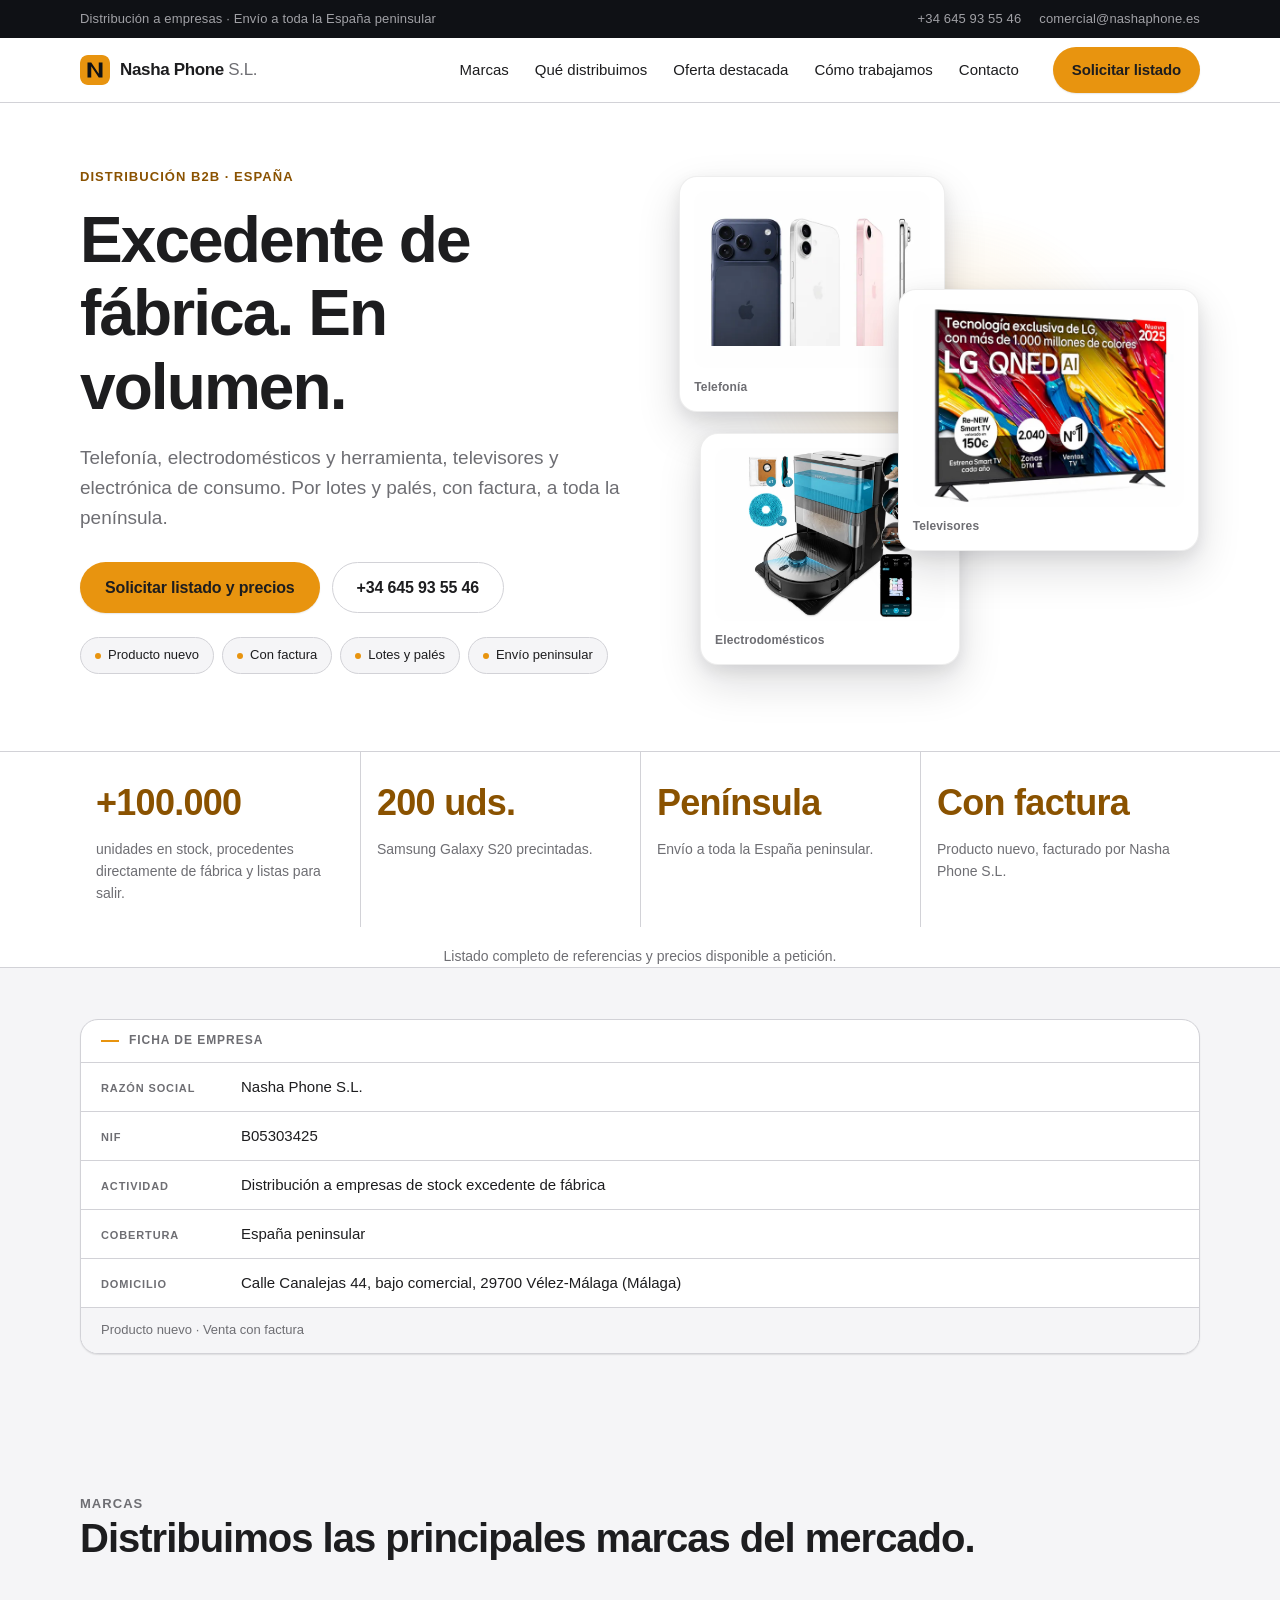
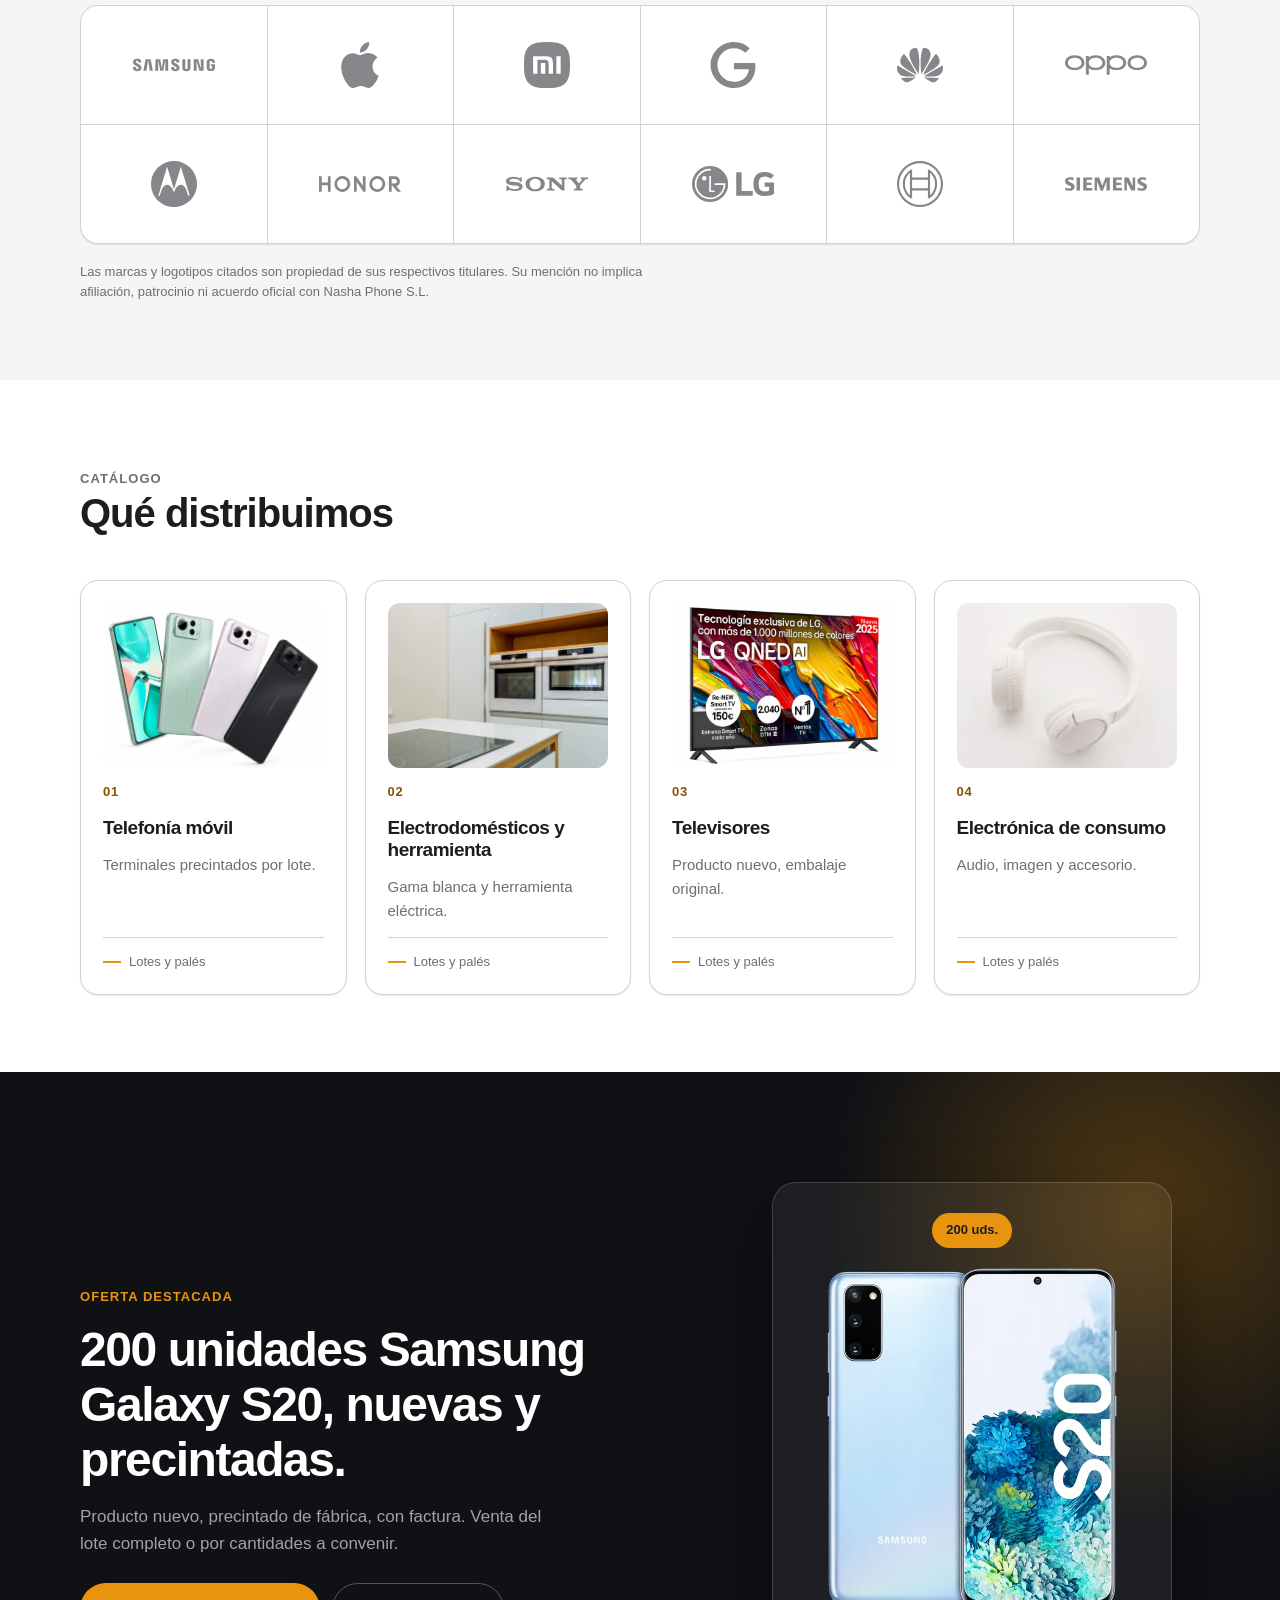
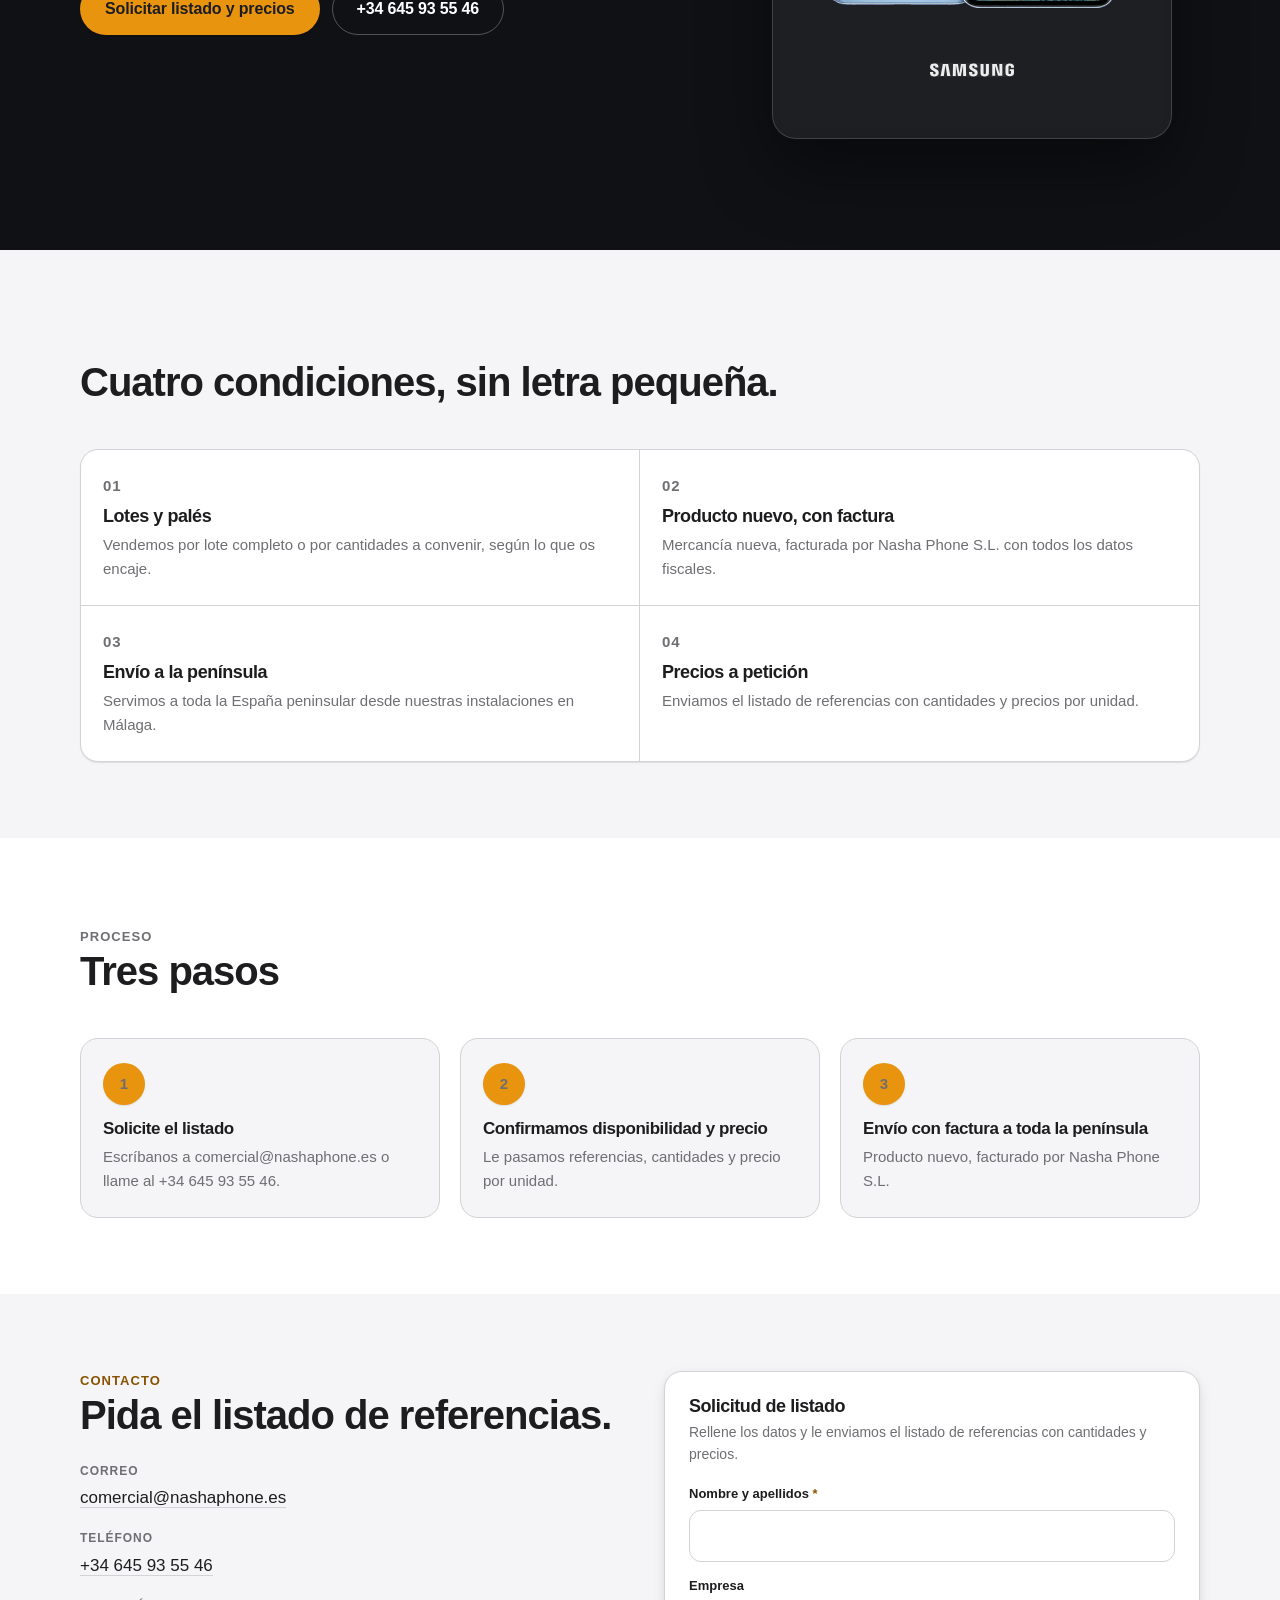
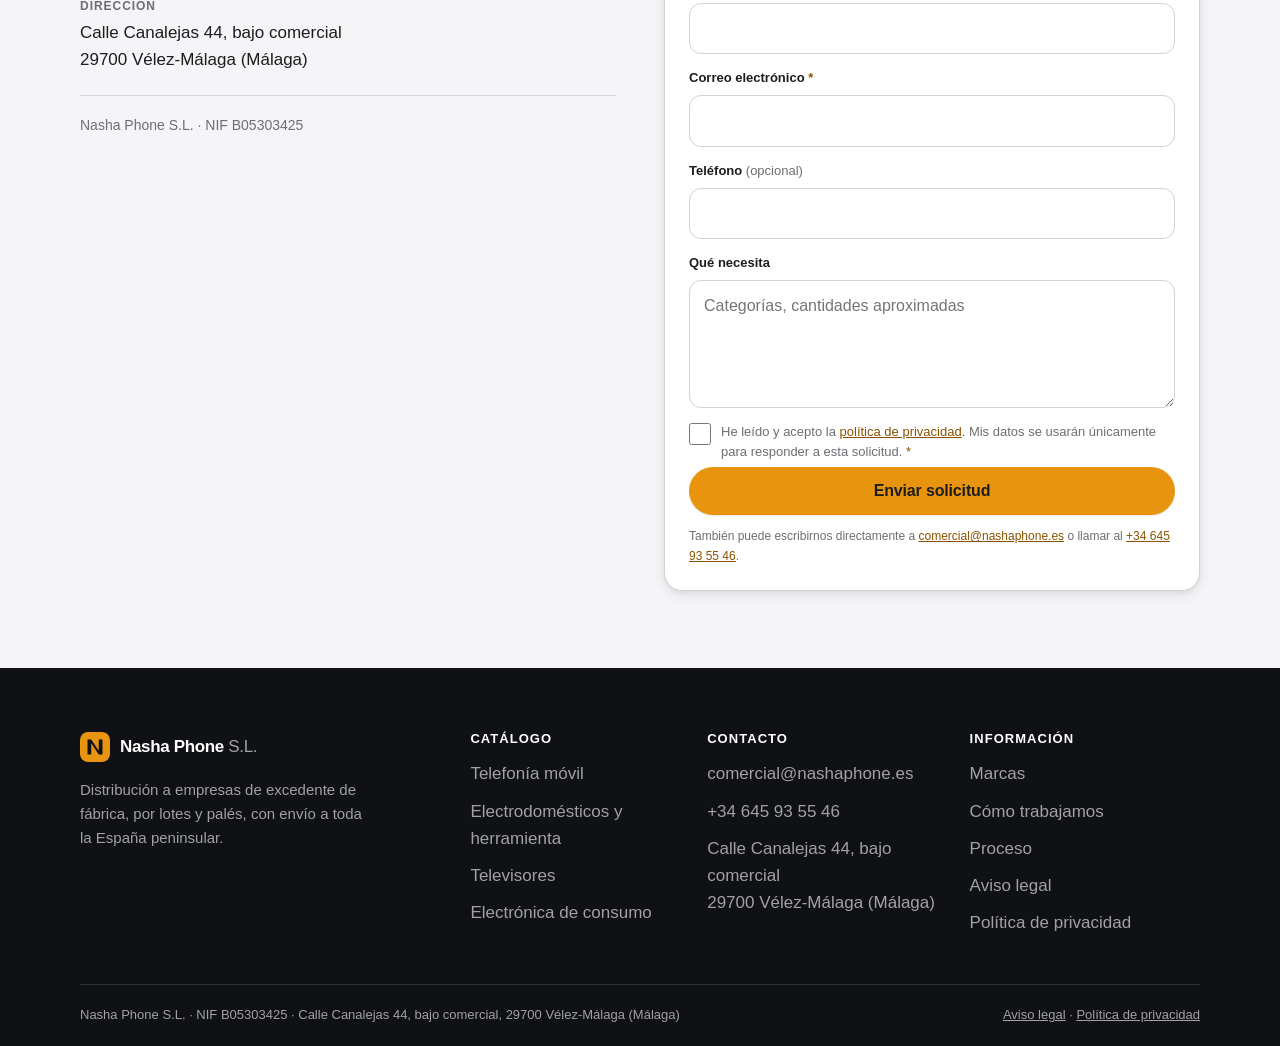
<file: index.html>
<!DOCTYPE html>
<html lang="es">
<head>
<meta charset="utf-8">
<meta name="viewport" content="width=device-width, initial-scale=1">
<title>Nasha Phone S.L. — Excedente de fábrica en volumen | Distribución B2B en España</title>
<meta name="description" content="Distribución B2B de excedente de fábrica en España: telefonía, electrodomésticos y herramienta, televisores y electrónica de consumo. Por lotes y palés, producto nuevo con factura, envío a toda la península.">
<meta name="theme-color" content="#0F1115">
<link rel="icon" href="favicon.svg" type="image/svg+xml">
<link rel="stylesheet" href="styles.css">
<link rel="canonical" href="https://nashaphone.es/">

<meta property="og:type" content="website">
<meta property="og:locale" content="es_ES">
<meta property="og:site_name" content="Nasha Phone S.L.">
<meta property="og:title" content="Nasha Phone S.L. — Excedente de fábrica. En volumen.">
<meta property="og:description" content="Telefonía, electrodomésticos y herramienta, televisores y electrónica de consumo. Por lotes y palés, con factura, a toda la península.">
<meta property="og:url" content="https://nashaphone.es/">
<meta property="og:image" content="https://nashaphone.es/og-image.png">
<meta property="og:image:width" content="1200">
<meta property="og:image:height" content="630">
<meta property="og:image:alt" content="Nasha Phone S.L., distribución B2B de excedente de fábrica.">
<meta name="twitter:card" content="summary_large_image">

<script>document.documentElement.classList.add('js');</script>
</head>
<body>

<a class="skip-link" href="#main">Saltar al contenido</a>

<div class="utility">
  <div class="wrap utility__inner">
    <span class="utility__claim">Distribución a empresas · Envío a toda la España peninsular</span>
    <span class="utility__links">
      <a href="tel:+34645935546">+34 645 93 55 46</a>
      <a href="mailto:comercial@nashaphone.es">comercial@nashaphone.es</a>
    </span>
  </div>
</div>

<header class="site-header" id="top">
  <div class="wrap site-header__inner">
    <a class="brandmark" href="index.html">
      <svg class="brandmark__glyph" viewBox="0 0 64 64" role="img" aria-label="Nasha Phone">
        <rect width="64" height="64" rx="14" fill="#E8940F"/>
        <path d="M16 48V16h8l16 24V16h8v32h-8L24 24v24z" fill="#0F1115"/>
      </svg>
      <span class="brandmark__text">Nasha Phone <span>S.L.</span></span>
    </a>

    <nav class="site-nav" aria-label="Principal">
      <ul>
        <li><a href="#marcas">Marcas</a></li>
        <li><a href="#categorias">Qué distribuimos</a></li>
        <li><a href="#oferta">Oferta destacada</a></li>
        <li><a href="#condiciones">Cómo trabajamos</a></li>
        <li><a href="#contacto">Contacto</a></li>
      </ul>
    </nav>

    <a class="btn btn--accent btn--sm header-cta" href="#contacto">Solicitar listado</a>

    <button class="nav-toggle" type="button" aria-expanded="false" aria-controls="mobile-nav" aria-label="Abrir menú">
      <span></span>
    </button>
  </div>
  <nav class="mobile-nav wrap" id="mobile-nav" aria-label="Principal (móvil)">
    <a href="#marcas">Marcas</a>
    <a href="#categorias">Qué distribuimos</a>
    <a href="#oferta">Oferta destacada</a>
    <a href="#condiciones">Cómo trabajamos</a>
    <a href="#contacto">Contacto</a>
    <a class="btn btn--accent" href="#contacto">Solicitar listado</a>
  </nav>
</header>

<main id="main">

  <!-- ---------- hero ---------- -->
  <section class="hero">
    <div class="wrap hero__grid">
      <div class="hero__copy">
        <p class="eyebrow reveal">Distribución B2B · España</p>
        <h1 class="reveal">Excedente de fábrica. En volumen.</h1>
        <p class="hero__lead reveal">Telefonía, electrodomésticos y herramienta, televisores y electrónica de consumo. Por lotes y palés, con factura, a toda la península.</p>
        <div class="hero__actions reveal">
          <a class="btn btn--accent" href="#contacto">Solicitar listado y precios</a>
          <a class="btn btn--ghost" href="tel:+34645935546">+34 645 93 55 46</a>
        </div>
        <div class="hero__points reveal">
          <span class="pill">Producto nuevo</span>
          <span class="pill">Con factura</span>
          <span class="pill">Lotes y palés</span>
          <span class="pill">Envío peninsular</span>
        </div>
      </div>

      <div class="hero__visual reveal" aria-hidden="true">
        <div class="pcard pcard--phone">
          <div class="pcard__art">
            <picture>
              <source type="image/webp" srcset="assets/img/hero-telefonia-600.webp">
              <img src="assets/img/hero-telefonia.jpg" width="600" height="338"
                   decoding="async" alt="Teléfonos móviles nuevos, vistos por delante y por detrás.">
            </picture>
          </div>
          <div class="pcard__foot">
            <span class="pcard__label">Telefonía</span>
          </div>
        </div>
        <div class="pcard pcard--tv">
          <div class="pcard__art">
            <picture>
              <source type="image/webp"
                     srcset="assets/img/televisores-lg-600.webp 600w, assets/img/televisores-lg-900.webp 900w"
                     sizes="(max-width: 899px) 170px, 250px">
              <img src="assets/img/televisores-lg.jpg" width="600" height="450"
                   decoding="async" alt="Televisor de pantalla plana, nuevo.">
            </picture>
          </div>
          <div class="pcard__foot">
            <span class="pcard__label">Televisores</span>
          </div>
        </div>
        <div class="pcard pcard--appliance">
          <div class="pcard__art">
            <picture>
              <source type="image/webp" srcset="assets/img/hero-electro-600.webp">
              <img src="assets/img/hero-electro.jpg" width="600" height="600"
                   decoding="async" alt="Robot aspirador con su base y sus accesorios.">
            </picture>
          </div>
          <div class="pcard__foot">
            <span class="pcard__label">Electrodomésticos</span>
          </div>
        </div>
      </div>
    </div>
  </section>

  <!-- ---------- stats ---------- -->
  <section class="stats" aria-label="Datos de stock">
    <div class="wrap">
      <div class="stats__grid">
        <div class="stat reveal">
          <p class="stat__figure">+100.000</p>
          <p class="stat__label">unidades en stock, procedentes directamente de fábrica y listas para salir.</p>
        </div>
        <div class="stat reveal">
          <p class="stat__figure">200 uds.</p>
          <p class="stat__label">Samsung Galaxy S20 precintadas.</p>
        </div>
        <div class="stat reveal">
          <p class="stat__figure">Península</p>
          <p class="stat__label">Envío a toda la España peninsular.</p>
        </div>
        <div class="stat reveal">
          <p class="stat__figure">Con factura</p>
          <p class="stat__label">Producto nuevo, facturado por Nasha Phone S.L.</p>
        </div>
      </div>
      <p class="stats__note">Listado completo de referencias y precios disponible a petición.</p>
    </div>
  </section>

  <!-- ---------- company identity card ---------- -->
  <section class="band band--surface idcard-band" aria-label="Identificación de la empresa">
    <div class="wrap">
      <section class="idcard reveal" aria-labelledby="ficha-empresa">
        <h2 class="idcard__head" id="ficha-empresa">Ficha de empresa</h2>
        <dl class="idcard__rows">
          <div class="idcard__row"><dt>Razón social</dt><dd>Nasha Phone S.L.</dd></div>
          <div class="idcard__row"><dt>NIF</dt><dd>B05303425</dd></div>
          <div class="idcard__row"><dt>Actividad</dt><dd>Distribución a empresas de stock excedente de fábrica</dd></div>
          <div class="idcard__row"><dt>Cobertura</dt><dd>España peninsular</dd></div>
          <div class="idcard__row"><dt>Domicilio</dt><dd>Calle Canalejas 44, bajo comercial, 29700 Vélez-Málaga (Málaga)</dd></div>
        </dl>
        <p class="idcard__foot">Producto nuevo · Venta con factura</p>
      </section>
    </div>
  </section>

  <!-- ---------- brand wall ---------- -->
  <section class="band band--surface" id="marcas">
    <div class="wrap">
      <div class="band-head">
        <p class="eyebrow reveal">Marcas</p>
        <h2 class="band-title reveal">Distribuimos las principales marcas del mercado.</h2>
      </div>
      <ul class="brand-wall reveal">
        <li class="brand-wall__item"><svg class="brand-logo brand-logo--wide" viewBox="0 0 24 24" role="img" aria-label="Samsung"><title>Samsung</title><path d="M19.8166 10.2808l.0459 2.6934h-.023l-.7793-2.6934h-1.2837v3.3925h.8481l-.0458-2.785h.023l.8366 2.785h1.2264v-3.3925zm-16.149 0l-.6418 3.427h.9284l.4699-3.1175h.0229l.4585 3.1174h.9169l-.6304-3.4269zm5.1805 0l-.424 2.6132h-.023l-.424-2.6132H6.5788l-.0688 3.427h.8596l.023-3.0832h.0114l.573 3.0831h.8711l.5731-3.083h.023l.0228 3.083h.8596l-.0802-3.4269zm-7.2664 2.4527c.0343.0802.0229.1949.0114.2522-.0229.1146-.1031.2292-.3324.2292-.2177 0-.3438-.126-.3438-.3095v-.3323H0v.2636c0 .7679.6074.9971 1.2493.9971.6189 0 1.1346-.2178 1.2149-.7794.0458-.298.0114-.4928 0-.5616-.1605-.722-1.467-.9283-1.5588-1.3295-.0114-.0688-.0114-.1375 0-.1834.023-.1146.1032-.2292.3095-.2292.2063 0 .321.126.321.3095v.2063h.8595v-.2407c0-.745-.6762-.8596-1.1576-.8596-.6074 0-1.1117.2063-1.2034.7564-.023.149-.0344.2866.0114.4585.1376.7106 1.364.9169 1.5358 1.3524m11.152 0c.0343.0803.0228.1834.0114.2522-.023.1146-.1032.2292-.3324.2292-.2178 0-.3438-.126-.3438-.3095v-.3323h-.917v.2636c0 .7564.596.9857 1.2379.9857.6189 0 1.1232-.2063 1.2034-.7794.0459-.298.0115-.4814 0-.5616-.1375-.7106-1.4327-.9284-1.5243-1.318-.0115-.0688-.0115-.1376 0-.1835.0229-.1146.1031-.2292.3094-.2292.1948 0 .321.126.321.3095v.2063h.848v-.2407c0-.745-.6647-.8596-1.146-.8596-.6075 0-1.1004.1948-1.192.7564-.023.149-.023.2866.0114.4585.1376.7106 1.341.9054 1.513 1.3524m2.8882.4585c.2407 0 .3094-.1605.3323-.2522.0115-.0343.0115-.0917.0115-.126v-2.533h.871v2.4642c0 .0688 0 .1948-.0114.2292-.0573.6419-.5616.8482-1.192.8482-.6303 0-1.1346-.2063-1.192-.8482 0-.0344-.0114-.1604-.0114-.2292v-2.4642h.871v2.533c0 .0458 0 .0916.0115.126 0 .0917.0688.2522.3095.2522m7.1518-.0344c.2522 0 .3324-.1605.3553-.2522.0115-.0343.0115-.0917.0115-.126v-.4929h-.3553v-.5043H24v.917c0 .0687 0 .1145-.0115.2292-.0573.6303-.596.8481-1.2034.8481-.6075 0-1.1461-.2178-1.2034-.8481-.0115-.1147-.0115-.1605-.0115-.2293v-1.444c0-.0574.0115-.172.0115-.2293.0802-.6419.596-.8482 1.2034-.8482s1.1347.2063 1.2034.8482c.0115.1031.0115.2292.0115.2292v.1146h-.8596v-.1948s0-.0803-.0115-.1261c-.0114-.0802-.0802-.2521-.3438-.2521-.2521 0-.321.1604-.3438.2521-.0115.0458-.0115.1032-.0115.1605v1.5702c0 .0458 0 .0916.0115.126 0 .0917.0917.2522.3323.2522"/></svg></li>
        <li class="brand-wall__item"><svg class="brand-logo" viewBox="0 0 24 24" role="img" aria-label="Apple"><title>Apple</title><path d="M12.152 6.896c-.948 0-2.415-1.078-3.96-1.04-2.04.027-3.91 1.183-4.961 3.014-2.117 3.675-.546 9.103 1.519 12.09 1.013 1.454 2.208 3.09 3.792 3.039 1.52-.065 2.09-.987 3.935-.987 1.831 0 2.35.987 3.96.948 1.637-.026 2.676-1.48 3.676-2.948 1.156-1.688 1.636-3.325 1.662-3.415-.039-.013-3.182-1.221-3.22-4.857-.026-3.04 2.48-4.494 2.597-4.559-1.429-2.09-3.623-2.324-4.39-2.376-2-.156-3.675 1.09-4.61 1.09zM15.53 3.83c.843-1.012 1.4-2.427 1.245-3.83-1.207.052-2.662.805-3.532 1.818-.78.896-1.454 2.338-1.273 3.714 1.338.104 2.715-.688 3.559-1.701"/></svg></li>
        <li class="brand-wall__item"><svg class="brand-logo" viewBox="0 0 24 24" role="img" aria-label="Xiaomi"><title>Xiaomi</title><path d="M12 0C8.016 0 4.756.255 2.493 2.516.23 4.776 0 8.033 0 12.012c0 3.98.23 7.235 2.494 9.497C4.757 23.77 8.017 24 12 24c3.983 0 7.243-.23 9.506-2.491C23.77 19.247 24 15.99 24 12.012c0-3.984-.233-7.243-2.502-9.504C19.234.252 15.978 0 12 0zM4.906 7.405h5.624c1.47 0 3.007.068 3.764.827.746.746.827 2.233.83 3.676v4.54a.15.15 0 0 1-.152.147h-1.947a.15.15 0 0 1-.152-.148V11.83c-.002-.806-.048-1.634-.464-2.051-.358-.36-1.026-.441-1.72-.458H7.158a.15.15 0 0 0-.151.147v6.98a.15.15 0 0 1-.152.148H4.906a.15.15 0 0 1-.15-.148V7.554a.15.15 0 0 1 .15-.149zm12.131 0h1.949a.15.15 0 0 1 .15.15v8.892a.15.15 0 0 1-.15.148h-1.949a.15.15 0 0 1-.151-.148V7.554a.15.15 0 0 1 .151-.149zM8.92 10.948h2.046c.083 0 .15.066.15.147v5.352a.15.15 0 0 1-.15.148H8.92a.15.15 0 0 1-.152-.148v-5.352a.15.15 0 0 1 .152-.147Z"/></svg></li>
        <li class="brand-wall__item"><svg class="brand-logo" viewBox="0 0 24 24" role="img" aria-label="Google"><title>Google</title><path d="M12.48 10.92v3.28h7.84c-.24 1.84-.853 3.187-1.787 4.133-1.147 1.147-2.933 2.4-6.053 2.4-4.827 0-8.6-3.893-8.6-8.72s3.773-8.72 8.6-8.72c2.6 0 4.507 1.027 5.907 2.347l2.307-2.307C18.747 1.44 16.133 0 12.48 0 5.867 0 .307 5.387.307 12s5.56 12 12.173 12c3.573 0 6.267-1.173 8.373-3.36 2.16-2.16 2.84-5.213 2.84-7.667 0-.76-.053-1.467-.173-2.053H12.48z"/></svg></li>
        <li class="brand-wall__item"><svg class="brand-logo" viewBox="0 0 24 24" role="img" aria-label="Huawei"><title>Huawei</title><path d="M3.67 6.14S1.82 7.91 1.72 9.78v.35c.08 1.51 1.22 2.4 1.22 2.4 1.83 1.79 6.26 4.04 7.3 4.55 0 0 .06.03.1-.01l.02-.04v-.04C7.52 10.8 3.67 6.14 3.67 6.14zM9.65 18.6c-.02-.08-.1-.08-.1-.08l-7.38.26c.8 1.43 2.15 2.53 3.56 2.2.96-.25 3.16-1.78 3.88-2.3.06-.05.04-.09.04-.09zm.08-.78C6.49 15.63.21 12.28.21 12.28c-.15.46-.2.9-.21 1.3v.07c0 1.07.4 1.82.4 1.82.8 1.69 2.34 2.2 2.34 2.2.7.3 1.4.31 1.4.31.12.02 4.4 0 5.54 0 .05 0 .08-.05.08-.05v-.06c0-.03-.03-.05-.03-.05zM9.06 3.19a3.42 3.42 0 00-2.57 3.15v.41c.03.6.16 1.05.16 1.05.66 2.9 3.86 7.65 4.55 8.65.05.05.1.03.1.03a.1.1 0 00.06-.1c1.06-10.6-1.11-13.42-1.11-13.42-.32.02-1.19.23-1.19.23zm8.299 2.27s-.49-1.8-2.44-2.28c0 0-.57-.14-1.17-.22 0 0-2.18 2.81-1.12 13.43.01.07.06.08.06.08.07.03.1-.03.1-.03.72-1.03 3.9-5.76 4.55-8.64 0 0 .36-1.4.02-2.34zm-2.92 13.07s-.07 0-.09.05c0 0-.01.07.03.1.7.51 2.85 2 3.88 2.3 0 0 .16.05.43.06h.14c.69-.02 1.9-.37 3-2.26l-7.4-.25zm7.83-8.41c.14-2.06-1.94-3.97-1.94-3.98 0 0-3.85 4.66-6.67 10.8 0 0-.03.08.02.13l.04.01h.06c1.06-.53 5.46-2.77 7.28-4.54 0 0 1.15-.93 1.21-2.42zm1.52 2.14s-6.28 3.37-9.52 5.55c0 0-.05.04-.03.11 0 0 .03.06.07.06 1.16 0 5.56 0 5.67-.02 0 0 .57-.02 1.27-.29 0 0 1.56-.5 2.37-2.27 0 0 .73-1.45.17-3.14z"/></svg></li>
        <li class="brand-wall__item"><svg class="brand-logo brand-logo--wide" viewBox="0 0 24 24" role="img" aria-label="OPPO"><title>OPPO</title><path d="M2.85 12.786h-.001C1.639 12.774.858 12.2.858 11.321s.781-1.452 1.99-1.465c1.21.013 1.992.588 1.992 1.465s-.782 1.453-1.99 1.465zm.034-3.638h-.073C1.156 9.175 0 10.068 0 11.32s1.156 2.147 2.811 2.174h.073c1.655-.027 2.811-.921 2.811-2.174S4.54 9.175 2.885 9.148zm18.27 3.638c-1.21-.012-1.992-.587-1.992-1.465s.782-1.452 1.991-1.465c1.21.013 1.991.588 1.991 1.465s-.781 1.453-1.99 1.465zm.035-3.638h-.073c-1.655.027-2.811.92-2.811 2.173s1.156 2.147 2.81 2.174h.074C22.844 13.468 24 12.574 24 11.32s-1.156-2.146-2.811-2.173zm-6.126 3.638c-1.21-.012-1.99-.587-1.99-1.465s.78-1.452 1.99-1.465c1.21.013 1.991.588 1.991 1.465s-.781 1.453-1.99 1.465zm.036-3.638h-.073c-.789.013-1.464.222-1.955.574v-.37h-.857v5.5h.857v-1.931c.49.351 1.166.56 1.954.574h.074c1.655-.027 2.81-.921 2.81-2.174s-1.155-2.146-2.81-2.173zm-6.144 3.638c-1.21-.012-1.99-.587-1.99-1.465s.78-1.452 1.99-1.465c1.21.013 1.991.588 1.991 1.465s-.781 1.453-1.99 1.465zm.037-3.638H8.92c-.789.013-1.464.222-1.955.574v-.37h-.856v5.5h.856v-1.931c.491.351 1.166.56 1.955.574a3.728 3.728 0 0 0 .073 0c1.655-.027 2.811-.921 2.811-2.174s-1.156-2.146-2.81-2.173z"/></svg></li>
        <li class="brand-wall__item"><svg class="brand-logo" viewBox="0 0 24 24" role="img" aria-label="Motorola"><title>Motorola</title><path d="M12 0C5.373 0 0 5.373 0 12s5.373 12 12 12 12-5.373 12-12C24.002 5.375 18.632.002 12.007 0H12zm7.327 18.065s-.581-2.627-1.528-4.197c-.514-.857-1.308-1.553-2.368-1.532-.745 0-1.399.423-2.2 1.553-.469.77-.882 1.573-1.235 2.403 0 0-.29-.675-.63-1.343a8.038 8.038 0 0 0-.605-1.049c-.804-1.13-1.455-1.539-2.2-1.553-1.049-.021-1.854.675-2.364 1.528-.948 1.574-1.528 4.197-1.528 4.197h-.864l4.606-15.12 3.56 11.804.024.021.024-.021 3.56-11.804 4.61 15.113h-.862z"/></svg></li>
        <li class="brand-wall__item"><svg class="brand-logo brand-logo--wide" viewBox="0 0 24 24" role="img" aria-label="Honor"><title>Honor</title><path d="M2.601 9.753v1.823H.807V9.753H0v4.498h.807v-1.874h1.794v1.874h.807V9.753h-.807Zm18.671.801h.898c.369 0 .667.297.667.662a.665.665 0 0 1-.667.663h-.898v-1.325Zm-.806-.801v4.498h.806v-2.002l1.68 2.002H24l-1.376-1.64a1.462 1.462 0 0 0-.444-2.858h-1.716.002Zm-7.63-.014v2.807l-1.959-2.807h-.644v4.498h.807v-2.82l1.968 2.82h.633V9.739h-.805Zm-7.532 2.26c0-.832.68-1.506 1.517-1.506A1.51 1.51 0 0 1 8.337 12c0 .832-.679 1.506-1.516 1.506-.403 0-.789-.159-1.073-.441A1.504 1.504 0 0 1 5.304 12v-.001ZM4.497 12c0 .933.566 1.774 1.434 2.132.869.357 1.868.16 2.533-.5.664-.66.863-1.653.503-2.515a2.324 2.324 0 0 0-2.146-1.425 2.316 2.316 0 0 0-2.323 2.307L4.497 12Zm11.04-.001a1.513 1.513 0 0 1 1.518-1.506c.838 0 1.516.675 1.516 1.507a1.513 1.513 0 0 1-1.518 1.506c-.402 0-.788-.159-1.072-.441a1.5 1.5 0 0 1-.444-1.066ZM14.73 12c0 .933.566 1.774 1.434 2.132.868.357 1.868.16 2.532-.5.665-.66.864-1.653.504-2.515a2.325 2.325 0 0 0-2.147-1.425 2.316 2.316 0 0 0-2.323 2.307V12Z"/></svg></li>
        <li class="brand-wall__item"><svg class="brand-logo brand-logo--wide" viewBox="0 0 24 24" role="img" aria-label="Sony"><title>Sony</title><path d="M8.5505 9.8881c.921 0 1.6574.2303 2.2209.7423.3848.3485.5999.8454.5939 1.3665a1.9081 1.9081 0 0 1-.5939 1.3726c-.5272.4848-1.3483.7423-2.221.7423-.8725 0-1.6785-.2575-2.2148-.7423-.3908-.3485-.609-.8484-.603-1.3726 0-.518.2182-1.015.603-1.3665.5-.4545 1.3847-.7423 2.2149-.7423zm.003 3.6692c.4606 0 .8878-.1606 1.1878-.4575.2999-.2999.4332-.6605.4332-1.1029 0-.4242-.1484-.821-.4333-1.1029-.2938-.2908-.7332-.4545-1.1877-.4545s-.8938.1637-1.1907.4545c-.2848.2818-.4333.6787-.4333 1.103-.006.409.1485.806.4333 1.1029.2969.2939.7332.4575 1.1907.4575zm-4.8418-1.9665c.1605.0424.315.094.4666.1636a1.352 1.352 0 0 1 .3787.2576c.197.206.309.4817.306.7665a.9643.9643 0 0 1-.3787.7788 2.0662 2.0662 0 0 1-.709.3485 3.7231 3.7231 0 0 1-1.1938.1697c-.352 0-.5467-.0406-.8138-.0962l-.077-.016c-.294-.0666-.5817-.1575-.8575-.2787a.0695.0695 0 0 0-.0424-.0121c-.0454 0-.0818.0394-.0818.0848v.203H.1212v-1.4786h.5242a.7559.7559 0 0 0 .1363.418c.2121.2607.4394.3607.6575.4395.3666.1212.7514.1848 1.1362.1969.5526 0 .8756-.134.9455-.163l.009-.0037.0062-.0023c.0616-.0226.3119-.1143.3119-.3916 0-.2743-.2338-.334-.387-.373l-.022-.0058c-.1708-.046-.562-.0872-.9897-.1323l-.1526-.016c-.4848-.0515-.9696-.1273-1.1968-.1758-.4977-.1097-.6942-.2917-.816-.4045l-.0082-.0076A1.0192 1.0192 0 0 1 0 11.1608c0-.497.3394-.797.7575-.9817.4454-.2.9756-.288 1.4392-.288.8211.0031 1.4877.2697 1.727.394.097.0515.1455-.0121.1455-.0606v-.1484h.5272v1.2876h-.4727a.9056.9056 0 0 0-.2939-.4909 1.289 1.289 0 0 0-.297-.1787c-.3968-.1667-.821-.2515-1.2513-.2455-.4423 0-.8665.085-1.0786.2153-.1333.0818-.2.1848-.2.306 0 .1727.1454.2424.2182.2636.1967.0597.6328.103.972.1369.0736.0073.1426.0142.2036.0206.3272.0334 1.012.1243 1.315.2zm18.1673-.9966v-.4787H24v.4696h-.4757c-.1727 0-.2424.0334-.3727.1788l-1.4271 1.63a.098.098 0 0 0-.0182.0698v.7423a1.106 1.106 0 0 0 .0121.103.1496.1496 0 0 0 .1.0909.9368.9368 0 0 0 .1303.009h.4848v.4698h-2.5724v-.4697h.4606a.9343.9343 0 0 0 .1302-.0091.1627.1627 0 0 0 .1031-.091.5626.5626 0 0 0 .009-.1v-.7422c0-.0242 0-.0242-.0333-.0636a606.7592 606.7592 0 0 0-1.4119-1.6028c-.0758-.0788-.2061-.2061-.406-.2061h-.4576v-.4696h2.5876v.4696h-.3121c-.0697 0-.1182.0697-.0576.1455 0 0 .8696 1.0392.8787 1.0513.0091.0122.0152.0122.0273.003.0121-.009.8938-1.0453.8999-1.0543a.0912.0912 0 0 0-.0182-.1273.1095.1095 0 0 0-.0606-.0182zm-6.284-.0031h.4848c.2212 0 .2606.0848.2636.2909l.0273 1.5664-2.5815-2.324H11.944v.4697h.412c.297 0 .3182.1636.3182.309v2.2138c.0004.1285.0009.295-.1818.295h-.506v.4667h2.1634v-.4697h-.5273c-.212 0-.2211-.097-.2242-.303v-1.8816l2.9724 2.6511h.7575l-.0394-2.9966c.003-.218.0182-.2908.2424-.2908h.4726v-.4697H15.595Z"/></svg></li>
        <li class="brand-wall__item"><svg class="brand-logo brand-logo--wide" viewBox="0 0 24 24" role="img" aria-label="LG"><title>LG</title><path d="M14.522 14.078h3.27v1.33h-4.847v-6.83h1.577v5.5zm6.74-1.274h1.284v1.195c-.236.09-.698.18-1.137.18-1.42 0-1.893-.721-1.893-2.186 0-1.398.45-2.221 1.869-2.221.791 0 1.24.248 1.612.722l.982-.903c-.6-.855-1.646-1.114-2.629-1.114-2.208 0-3.368 1.205-3.368 3.504 0 2.288 1.047 3.528 3.358 3.528 1.06 0 2.096-.27 2.66-.665V11.53h-2.739v1.274zM5.291 6.709a5.29 5.29 0 1 1 0 10.582 5.291 5.291 0 1 1 0-10.582m3.16 8.457a4.445 4.445 0 0 0 1.31-3.161v-.242l-.22.001H6.596v.494h2.662l-.001.015a3.985 3.985 0 0 1-3.965 3.708 3.95 3.95 0 0 1-2.811-1.165 3.952 3.952 0 0 1-1.164-2.811c0-1.061.414-2.059 1.164-2.81a3.951 3.951 0 0 1 2.81-1.164l.252.003v-.495l-.251-.003a4.475 4.475 0 0 0-4.47 4.469c0 1.194.465 2.316 1.309 3.161a4.444 4.444 0 0 0 3.16 1.31 4.444 4.444 0 0 0 3.162-1.31m-2.91-1.297V9.644H5.04v4.72h1.556v-.495H5.543zm-1.265-3.552a.676.676 0 1 0-.675.674.676.676 0 0 0 .675-.674"/></svg></li>
        <li class="brand-wall__item"><svg class="brand-logo" viewBox="0 0 24 24" role="img" aria-label="Bosch"><title>Bosch</title><path d="M12 0C5.373 0 0 5.373 0 12s5.373 12 12 12 12-5.373 12-12C23.996 5.374 18.626.004 12 0zm0 22.88C5.991 22.88 1.12 18.009 1.12 12S5.991 1.12 12 1.12 22.88 5.991 22.88 12c-.006 6.006-4.874 10.874-10.88 10.88zm4.954-18.374h-.821v4.108h-8.24V4.506h-.847a8.978 8.978 0 0 0 0 14.988h.846v-4.108h8.24v4.108h.822a8.978 8.978 0 0 0 0-14.988zM6.747 17.876a7.86 7.86 0 0 1 0-11.752v11.752zm9.386-3.635h-8.24V9.734h8.24v4.507zm1.12 3.61V6.124a7.882 7.882 0 0 1 0 11.727z"/></svg></li>
        <li class="brand-wall__item"><svg class="brand-logo brand-logo--wide" viewBox="0 0 24 24" role="img" aria-label="Siemens"><title>Siemens</title><path d="M1.478 10.016c.24 0 .59.046 1.046.14v.726a2.465 2.465 0 0 0-.946-.213c-.41 0-.615.118-.615.354 0 .088.041.16.124.216.069.045.258.14.568.286.446.208.743.388.89.541.176.182.264.417.264.705 0 .415-.172.73-.516.949-.279.176-.64.264-1.085.264-.375 0-.753-.046-1.133-.139v-.755c.41.135.774.203 1.09.203.437 0 .655-.121.655-.362a.302.302 0 0 0-.095-.227c-.065-.065-.232-.155-.5-.27-.481-.208-.795-.384-.94-.53a.999.999 0 0 1-.284-.73c0-.377.137-.666.413-.864.272-.196.626-.294 1.064-.294zm21.19 0c.246 0 .565.04.956.123l.09.016v.727a2.471 2.471 0 0 0-.948-.213c-.409 0-.612.118-.612.354 0 .088.04.16.123.216.066.043.256.139.57.286.443.208.74.388.889.541.176.182.264.417.264.705 0 .415-.172.73-.514.949-.28.176-.643.264-1.087.264-.376 0-.754-.046-1.134-.139v-.755c.407.135.77.203 1.09.203.437 0 .655-.121.655-.362 0-.09-.03-.166-.092-.227-.066-.065-.233-.155-.503-.27-.48-.206-.793-.382-.94-.53a.997.997 0 0 1-.284-.732c0-.376.137-.664.413-.862.272-.196.627-.294 1.064-.294zm-12.674.066l.92 2.444.942-2.444h1.257v3.825h-.968v-2.708l-1.072 2.747h-.632l-1.052-2.747v2.708H8.67v-3.825zm-5.587 0v3.825H3.386v-3.825zm3.554 0v.692H6.327v.864H7.75v.63H6.327v.908h1.677v.73h-2.66v-3.824zm8.707 0v.692h-1.634v.864h1.422v.63h-1.422v.908h1.677v.73H14.05v-3.824zm1.898 0l1.255 2.56v-2.56h.719v3.825h-1.15l-1.288-2.595v2.595h-.72v-3.825z"/></svg></li>
      </ul>
      <p class="brand-note reveal">Las marcas y logotipos citados son propiedad de sus respectivos titulares. Su mención no implica afiliación, patrocinio ni acuerdo oficial con Nasha Phone S.L.</p>
    </div>
  </section>

  <!-- ---------- categories ---------- -->
  <section class="band" id="categorias">
    <div class="wrap">
      <div class="band-head">
        <p class="eyebrow reveal">Catálogo</p>
        <h2 class="band-title reveal">Qué distribuimos</h2>
      </div>
      <div class="cards">
        <article class="card reveal">
          <div class="card__art">
            <picture>
              <source srcset="assets/img/cat-telefonia-900.webp" type="image/webp">
              <img src="assets/img/cat-telefonia.jpg" width="900" height="675"
                   loading="lazy" decoding="async"
                   alt="Teléfonos móviles nuevos en varios colores, vistos por delante y por detrás.">
            </picture>
          </div>
          <p class="card__num">01</p>
          <h3>Telefonía móvil</h3>
          <p class="card__text">Terminales precintados por lote.</p>
          <div class="card__rule"></div>
          <p class="card__foot">Lotes y palés</p>
        </article>
        <article class="card reveal">
          <div class="card__art">
            <picture>
              <source srcset="assets/img/electrodomesticos.webp" type="image/webp">
              <img src="assets/img/electrodomesticos.jpg" width="900" height="675"
                   loading="lazy" decoding="async"
                   alt="Hornos y placa de cocina empotrados, nuevos, en una cocina blanca.">
            </picture>
          </div>
          <p class="card__num">02</p>
          <h3>Electrodomésticos y herramienta</h3>
          <p class="card__text">Gama blanca y herramienta eléctrica.</p>
          <div class="card__rule"></div>
          <p class="card__foot">Lotes y palés</p>
        </article>
        <article class="card reveal">
          <div class="card__art">
            <picture>
              <source type="image/webp"
                      srcset="assets/img/televisores-lg-600.webp 600w, assets/img/televisores-lg-900.webp 900w"
                      sizes="(max-width: 599px) 90vw, (max-width: 1099px) 45vw, 300px">
              <img src="assets/img/televisores-lg.jpg" width="900" height="675"
                   loading="lazy" decoding="async"
                   alt="Televisor de pantalla plana, nuevo.">
            </picture>
          </div>
          <p class="card__num">03</p>
          <h3>Televisores</h3>
          <p class="card__text">Producto nuevo, embalaje original.</p>
          <div class="card__rule"></div>
          <p class="card__foot">Lotes y palés</p>
        </article>
        <article class="card reveal">
          <div class="card__art">
            <picture>
              <source srcset="assets/img/electronica.webp" type="image/webp">
              <img src="assets/img/electronica.jpg" width="900" height="675"
                   loading="lazy" decoding="async"
                   alt="Auriculares de diadema blancos sobre un fondo claro.">
            </picture>
          </div>
          <p class="card__num">04</p>
          <h3>Electrónica de consumo</h3>
          <p class="card__text">Audio, imagen y accesorio.</p>
          <div class="card__rule"></div>
          <p class="card__foot">Lotes y palés</p>
        </article>
      </div>
    </div>
  </section>

  <!-- ---------- featured offer ---------- -->
  <section class="band band--ink offer" id="oferta">
    <div class="wrap offer__grid">
      <div>
        <p class="eyebrow eyebrow--on-dark reveal">Oferta destacada</p>
        <h2 class="reveal">200 unidades Samsung Galaxy S20, nuevas y precintadas.</h2>
        <p class="offer__sub reveal">Producto nuevo, precintado de fábrica, con factura. Venta del lote completo o por cantidades a convenir.</p>
        <div class="offer__actions reveal">
          <a class="btn btn--accent" href="#contacto">Solicitar listado y precios</a>
          <a class="btn btn--ghost-dark" href="tel:+34645935546">+34 645 93 55 46</a>
        </div>
      </div>
      <div class="offer__art reveal">
        <div class="offer__frame">
          <span class="offer__tag">200 uds.</span>
          <picture>
            <source type="image/webp"
                    srcset="assets/img/samsung-s20-580.webp 580w,
                            assets/img/samsung-s20-725.webp 725w,
                            assets/img/samsung-s20-1000.webp 1000w"
                    sizes="(max-width: 899px) 328px, 290px">
            <img class="offer__photo" src="assets/img/samsung-s20.png"
                 width="725" height="850" decoding="async"
                 alt="Samsung Galaxy S20 visto por delante y por detrás.">
          </picture>
          <svg class="brand-logo brand-logo--wide" viewBox="0 0 24 24" role="img" aria-label="Samsung"><title>Samsung</title><path d="M19.8166 10.2808l.0459 2.6934h-.023l-.7793-2.6934h-1.2837v3.3925h.8481l-.0458-2.785h.023l.8366 2.785h1.2264v-3.3925zm-16.149 0l-.6418 3.427h.9284l.4699-3.1175h.0229l.4585 3.1174h.9169l-.6304-3.4269zm5.1805 0l-.424 2.6132h-.023l-.424-2.6132H6.5788l-.0688 3.427h.8596l.023-3.0832h.0114l.573 3.0831h.8711l.5731-3.083h.023l.0228 3.083h.8596l-.0802-3.4269zm-7.2664 2.4527c.0343.0802.0229.1949.0114.2522-.0229.1146-.1031.2292-.3324.2292-.2177 0-.3438-.126-.3438-.3095v-.3323H0v.2636c0 .7679.6074.9971 1.2493.9971.6189 0 1.1346-.2178 1.2149-.7794.0458-.298.0114-.4928 0-.5616-.1605-.722-1.467-.9283-1.5588-1.3295-.0114-.0688-.0114-.1375 0-.1834.023-.1146.1032-.2292.3095-.2292.2063 0 .321.126.321.3095v.2063h.8595v-.2407c0-.745-.6762-.8596-1.1576-.8596-.6074 0-1.1117.2063-1.2034.7564-.023.149-.0344.2866.0114.4585.1376.7106 1.364.9169 1.5358 1.3524m11.152 0c.0343.0803.0228.1834.0114.2522-.023.1146-.1032.2292-.3324.2292-.2178 0-.3438-.126-.3438-.3095v-.3323h-.917v.2636c0 .7564.596.9857 1.2379.9857.6189 0 1.1232-.2063 1.2034-.7794.0459-.298.0115-.4814 0-.5616-.1375-.7106-1.4327-.9284-1.5243-1.318-.0115-.0688-.0115-.1376 0-.1835.0229-.1146.1031-.2292.3094-.2292.1948 0 .321.126.321.3095v.2063h.848v-.2407c0-.745-.6647-.8596-1.146-.8596-.6075 0-1.1004.1948-1.192.7564-.023.149-.023.2866.0114.4585.1376.7106 1.341.9054 1.513 1.3524m2.8882.4585c.2407 0 .3094-.1605.3323-.2522.0115-.0343.0115-.0917.0115-.126v-2.533h.871v2.4642c0 .0688 0 .1948-.0114.2292-.0573.6419-.5616.8482-1.192.8482-.6303 0-1.1346-.2063-1.192-.8482 0-.0344-.0114-.1604-.0114-.2292v-2.4642h.871v2.533c0 .0458 0 .0916.0115.126 0 .0917.0688.2522.3095.2522m7.1518-.0344c.2522 0 .3324-.1605.3553-.2522.0115-.0343.0115-.0917.0115-.126v-.4929h-.3553v-.5043H24v.917c0 .0687 0 .1145-.0115.2292-.0573.6303-.596.8481-1.2034.8481-.6075 0-1.1461-.2178-1.2034-.8481-.0115-.1147-.0115-.1605-.0115-.2293v-1.444c0-.0574.0115-.172.0115-.2293.0802-.6419.596-.8482 1.2034-.8482s1.1347.2063 1.2034.8482c.0115.1031.0115.2292.0115.2292v.1146h-.8596v-.1948s0-.0803-.0115-.1261c-.0114-.0802-.0802-.2521-.3438-.2521-.2521 0-.321.1604-.3438.2521-.0115.0458-.0115.1032-.0115.1605v1.5702c0 .0458 0 .0916.0115.126 0 .0917.0917.2522.3323.2522"/></svg>
        </div>
      </div>
    </div>
  </section>

  <!-- ---------- conditions ---------- -->
  <section class="band band--surface" id="condiciones">
    <div class="wrap">
      <div class="band-head">
        <p class="eyebrow reveal">Condiciones</p>
        <h2 class="band-title reveal">Cuatro condiciones, sin letra pequeña.</h2>
      </div>
      <div class="panel reveal">
        <div class="cell">
          <p class="cell__num">01</p>
          <h3>Lotes y palés</h3>
          <p>Vendemos por lote completo o por cantidades a convenir, según lo que os encaje.</p>
        </div>
        <div class="cell">
          <p class="cell__num">02</p>
          <h3>Producto nuevo, con factura</h3>
          <p>Mercancía nueva, facturada por Nasha Phone S.L. con todos los datos fiscales.</p>
        </div>
        <div class="cell">
          <p class="cell__num">03</p>
          <h3>Envío a la península</h3>
          <p>Servimos a toda la España peninsular desde nuestras instalaciones en Málaga.</p>
        </div>
        <div class="cell">
          <p class="cell__num">04</p>
          <h3>Precios a petición</h3>
          <p>Enviamos el listado de referencias con cantidades y precios por unidad.</p>
        </div>
      </div>
    </div>
  </section>

  <!-- ---------- process ---------- -->
  <section class="band" id="proceso">
    <div class="wrap">
      <div class="band-head">
        <p class="eyebrow reveal">Proceso</p>
        <h2 class="band-title reveal">Tres pasos</h2>
      </div>
      <ol class="steps">
        <li class="step reveal">
          <p class="step__num" aria-hidden="true">1</p>
          <h3>Solicite el listado</h3>
          <p>Escríbanos a comercial@nashaphone.es o llame al +34 645 93 55 46.</p>
        </li>
        <li class="step reveal">
          <p class="step__num" aria-hidden="true">2</p>
          <h3>Confirmamos disponibilidad y precio</h3>
          <p>Le pasamos referencias, cantidades y precio por unidad.</p>
        </li>
        <li class="step reveal">
          <p class="step__num" aria-hidden="true">3</p>
          <h3>Envío con factura a toda la península</h3>
          <p>Producto nuevo, facturado por Nasha Phone S.L.</p>
        </li>
      </ol>
    </div>
  </section>

  <!-- ---------- contact ---------- -->
  <section class="band band--surface" id="contacto">
    <div class="wrap contact__grid">
      <div>
        <p class="eyebrow reveal">Contacto</p>
        <h2 class="band-title reveal">Pida el listado de referencias.</h2>
        <div class="contact__list reveal">
          <div class="contact__row">
            <span class="contact__key">Correo</span>
            <span class="contact__value"><a href="mailto:comercial@nashaphone.es">comercial@nashaphone.es</a></span>
          </div>
          <div class="contact__row">
            <span class="contact__key">Teléfono</span>
            <span class="contact__value"><a href="tel:+34645935546">+34 645 93 55 46</a></span>
          </div>
          <div class="contact__row">
            <span class="contact__key">Dirección</span>
            <address class="contact__value">Calle Canalejas 44, bajo comercial<br>29700 Vélez-Málaga (Málaga)</address>
          </div>
        </div>
        <p class="contact__legal reveal">Nasha Phone S.L. · NIF B05303425</p>
      </div>

      <form class="enquiry reveal" id="enquiry" action="https://api.web3forms.com/submit" method="POST" novalidate>
        <!-- Web3Forms access key. It is public by design: it only permits
             sending mail to the inbox it was issued for, and grants no
             access to anything. Replace the placeholder with the real key
             from web3forms.com and the form starts delivering. -->
        <input type="hidden" name="access_key" value="cf4b8c1a-3e9e-4352-a18a-c30b09872b5c">
        <input type="hidden" name="subject" value="Solicitud de listado desde la web">
        <input type="hidden" name="from_name" value="Web Nasha Phone">

        <!-- Honeypot: hidden from sighted users and from screen readers.
             A bot fills it, a person never can. -->
        <input type="checkbox" name="botcheck" class="hp" tabindex="-1" autocomplete="off" aria-hidden="true">

        <h3>Solicitud de listado</h3>
        <p class="enquiry__hint">Rellene los datos y le enviamos el listado de referencias con cantidades y precios.</p>

        <div class="field">
          <label for="f-name">Nombre y apellidos <span class="req" aria-hidden="true">*</span></label>
          <input id="f-name" name="nombre" type="text" autocomplete="name" required
                 aria-required="true" aria-describedby="e-name">
          <p class="field__error" id="e-name" hidden></p>
        </div>
        <div class="field">
          <label for="f-company">Empresa</label>
          <input id="f-company" name="empresa" type="text" autocomplete="organization">
        </div>
        <div class="field">
          <label for="f-email">Correo electrónico <span class="req" aria-hidden="true">*</span></label>
          <input id="f-email" name="correo" type="email" autocomplete="email" inputmode="email" required
                 aria-required="true" aria-describedby="e-email">
          <p class="field__error" id="e-email" hidden></p>
        </div>
        <div class="field">
          <label for="f-phone">Teléfono <span class="field__opt">(opcional)</span></label>
          <input id="f-phone" name="telefono" type="tel" autocomplete="tel" inputmode="tel">
        </div>
        <div class="field">
          <label for="f-msg">Qué necesita</label>
          <textarea id="f-msg" name="mensaje" rows="4" placeholder="Categorías, cantidades aproximadas"></textarea>
        </div>

        <div class="consent">
          <input id="f-consent" name="consentimiento" type="checkbox" value="si" required
                 aria-required="true" aria-describedby="e-consent">
          <label for="f-consent">He leído y acepto la <a href="politica-privacidad.html">política de privacidad</a>. Mis datos se usarán únicamente para responder a esta solicitud. <span class="req" aria-hidden="true">*</span></label>
        </div>
        <p class="field__error" id="e-consent" hidden></p>

        <button class="btn btn--accent" type="submit" id="enquiry-submit">Enviar solicitud</button>
        <p class="form-status" id="form-status" role="status" aria-live="polite" hidden></p>
        <p class="enquiry__note">También puede escribirnos directamente a <a href="mailto:comercial@nashaphone.es">comercial@nashaphone.es</a> o llamar al <a href="tel:+34645935546">+34 645 93 55 46</a>.</p>
      </form>
    </div>
  </section>

</main>

<footer class="site-footer">
  <div class="wrap">
    <div class="footer__grid">
      <div class="footer">
        <a class="brandmark" href="index.html">
          <svg class="brandmark__glyph" viewBox="0 0 64 64" role="img" aria-label="Nasha Phone">
            <rect width="64" height="64" rx="14" fill="#E8940F"/>
            <path d="M16 48V16h8l16 24V16h8v32h-8L24 24v24z" fill="#0F1115"/>
          </svg>
          <span class="brandmark__text">Nasha Phone <span>S.L.</span></span>
        </a>
        <p class="footer__about" style="margin-top:16px">Distribución a empresas de excedente de fábrica, por lotes y palés, con envío a toda la España peninsular.</p>
      </div>
      <div class="footer">
        <h4>Catálogo</h4>
        <ul>
          <li><a href="#categorias">Telefonía móvil</a></li>
          <li><a href="#categorias">Electrodomésticos y herramienta</a></li>
          <li><a href="#categorias">Televisores</a></li>
          <li><a href="#categorias">Electrónica de consumo</a></li>
        </ul>
      </div>
      <div class="footer">
        <h4>Contacto</h4>
        <ul>
          <li><a href="mailto:comercial@nashaphone.es">comercial@nashaphone.es</a></li>
          <li><a href="tel:+34645935546">+34 645 93 55 46</a></li>
          <li><address>Calle Canalejas 44, bajo comercial<br>29700 Vélez-Málaga (Málaga)</address></li>
        </ul>
      </div>
      <div class="footer">
        <h4>Información</h4>
        <ul>
          <li><a href="#marcas">Marcas</a></li>
          <li><a href="#condiciones">Cómo trabajamos</a></li>
          <li><a href="#proceso">Proceso</a></li>
          <li><a href="aviso-legal.html">Aviso legal</a></li>
          <li><a href="politica-privacidad.html">Política de privacidad</a></li>
        </ul>
      </div>
    </div>
    <div class="footer__bottom">
      <span>Nasha Phone S.L. · NIF B05303425 · Calle Canalejas 44, bajo comercial, 29700 Vélez-Málaga (Málaga)</span>
      <span><a href="aviso-legal.html">Aviso legal</a> · <a href="politica-privacidad.html">Política de privacidad</a></span>
    </div>
  </div>
</footer>

<script src="main.js"></script>
</body>
</html>
</file>
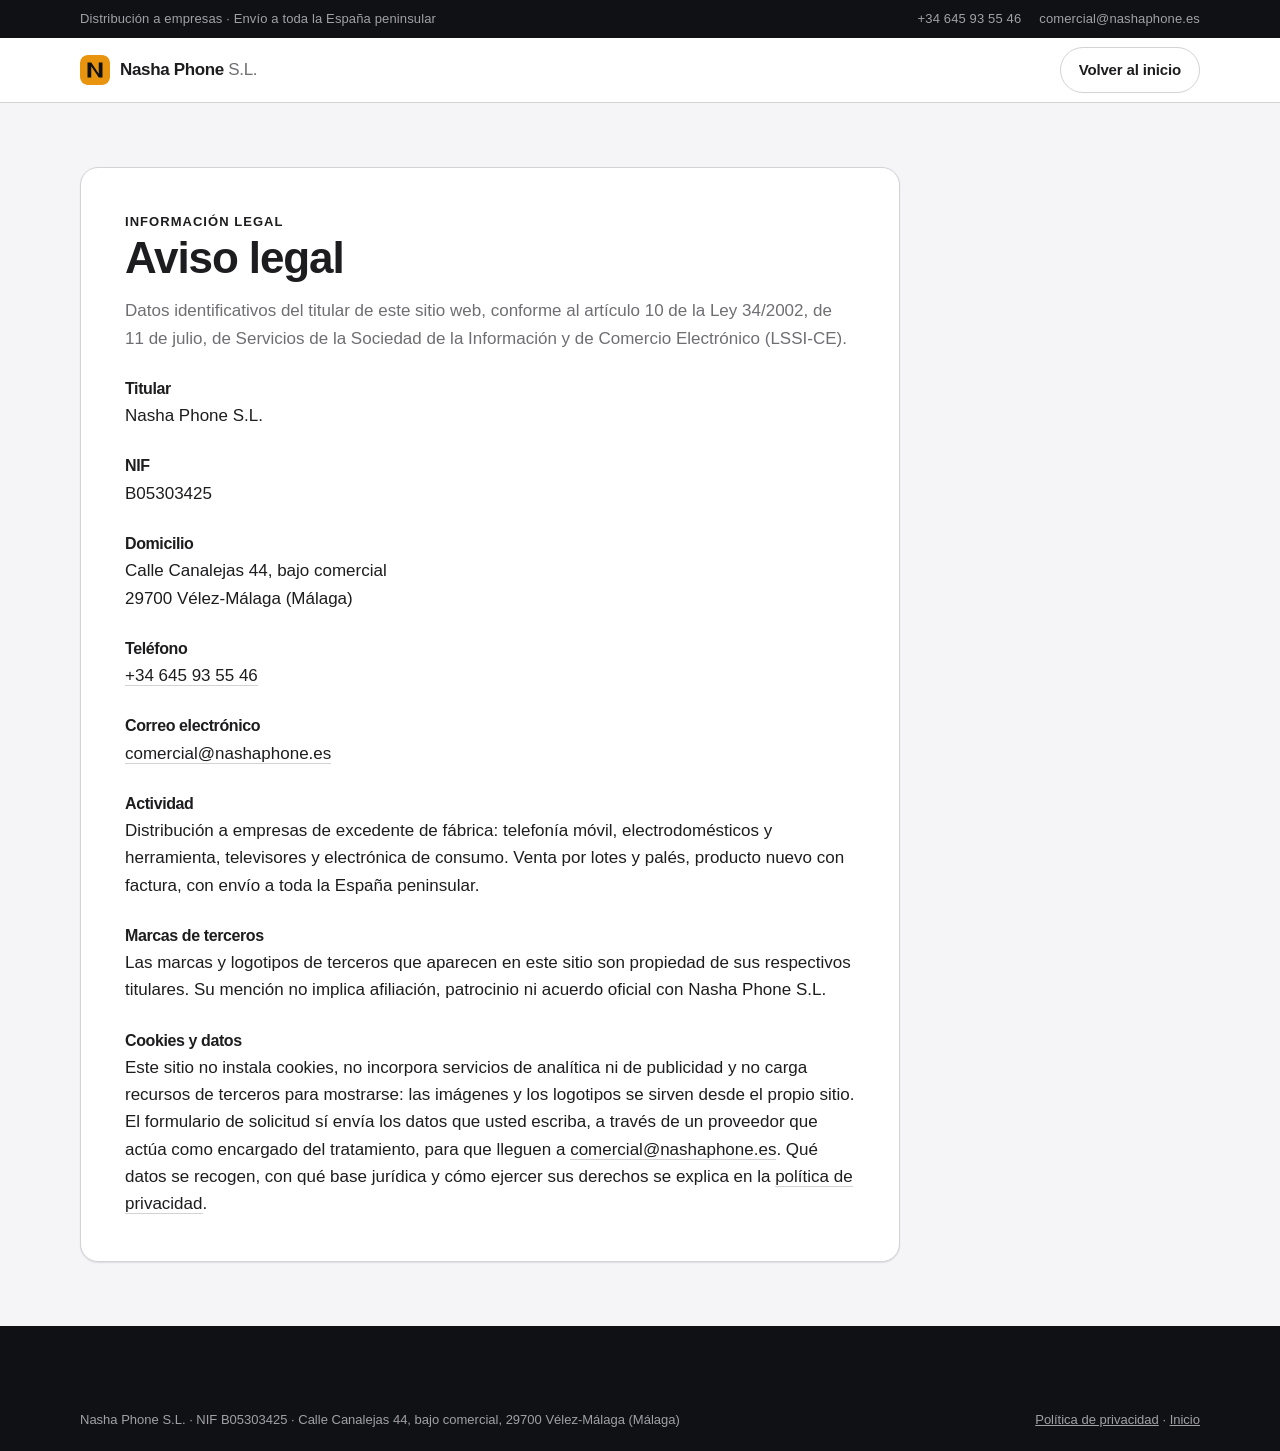
<file: aviso-legal.html>
<!DOCTYPE html>
<html lang="es">
<head>
<meta charset="utf-8">
<meta name="viewport" content="width=device-width, initial-scale=1">
<title>Aviso legal — Nasha Phone S.L.</title>
<meta name="description" content="Datos identificativos de Nasha Phone S.L., titular de este sitio web, conforme a la Ley 34/2002 (LSSI-CE).">
<meta name="theme-color" content="#0F1115">
<link rel="icon" href="favicon.svg" type="image/svg+xml">
<link rel="stylesheet" href="styles.css">
<meta name="robots" content="index, follow">
</head>
<body>

<a class="skip-link" href="#main">Saltar al contenido</a>

<div class="utility">
  <div class="wrap utility__inner">
    <span class="utility__claim">Distribución a empresas · Envío a toda la España peninsular</span>
    <span class="utility__links">
      <a href="tel:+34645935546">+34 645 93 55 46</a>
      <a href="mailto:comercial@nashaphone.es">comercial@nashaphone.es</a>
    </span>
  </div>
</div>

<header class="site-header">
  <div class="wrap site-header__inner">
    <a class="brandmark" href="index.html">
      <svg class="brandmark__glyph" viewBox="0 0 64 64" role="img" aria-label="Nasha Phone">
        <rect width="64" height="64" rx="14" fill="#E8940F"/>
        <path d="M16 48V16h8l16 24V16h8v32h-8L24 24v24z" fill="#0F1115"/>
      </svg>
      <span class="brandmark__text">Nasha Phone <span>S.L.</span></span>
    </a>
    <a class="btn btn--ghost btn--sm" href="index.html">Volver al inicio</a>
  </div>
</header>

<main id="main">
  <section class="band band--surface legal">
    <div class="wrap">
      <div class="legal__card">
        <p class="eyebrow">Información legal</p>
        <h1>Aviso legal</h1>
        <p class="muted">Datos identificativos del titular de este sitio web, conforme al artículo 10 de la Ley 34/2002, de 11 de julio, de Servicios de la Sociedad de la Información y de Comercio Electrónico (LSSI-CE).</p>

        <h2>Titular</h2>
        <p>Nasha Phone S.L.</p>

        <h2>NIF</h2>
        <p>B05303425</p>

        <h2>Domicilio</h2>
        <address>Calle Canalejas 44, bajo comercial<br>29700 Vélez-Málaga (Málaga)</address>

        <h2>Teléfono</h2>
        <p><a href="tel:+34645935546">+34 645 93 55 46</a></p>

        <h2>Correo electrónico</h2>
        <p><a href="mailto:comercial@nashaphone.es">comercial@nashaphone.es</a></p>

        <h2>Actividad</h2>
        <p>Distribución a empresas de excedente de fábrica: telefonía móvil, electrodomésticos y herramienta, televisores y electrónica de consumo. Venta por lotes y palés, producto nuevo con factura, con envío a toda la España peninsular.</p>

        <h2>Marcas de terceros</h2>
        <p>Las marcas y logotipos de terceros que aparecen en este sitio son propiedad de sus respectivos titulares. Su mención no implica afiliación, patrocinio ni acuerdo oficial con Nasha Phone S.L.</p>

        <h2>Cookies y datos</h2>
        <p>Este sitio no instala cookies, no incorpora servicios de analítica ni de publicidad y no carga recursos de terceros para mostrarse: las imágenes y los logotipos se sirven desde el propio sitio.</p>
        <p>El formulario de solicitud sí envía los datos que usted escriba, a través de un proveedor que actúa como encargado del tratamiento, para que lleguen a <a href="mailto:comercial@nashaphone.es">comercial@nashaphone.es</a>. Qué datos se recogen, con qué base jurídica y cómo ejercer sus derechos se explica en la <a href="politica-privacidad.html">política de privacidad</a>.</p>
      </div>
    </div>
  </section>
</main>

<footer class="site-footer">
  <div class="wrap">
    <div class="footer__bottom" style="margin-top:0;border-top:0">
      <span>Nasha Phone S.L. · NIF B05303425 · Calle Canalejas 44, bajo comercial, 29700 Vélez-Málaga (Málaga)</span>
      <span><a href="politica-privacidad.html">Política de privacidad</a> · <a href="index.html">Inicio</a></span>
    </div>
  </div>
</footer>

</body>
</html>
</file>
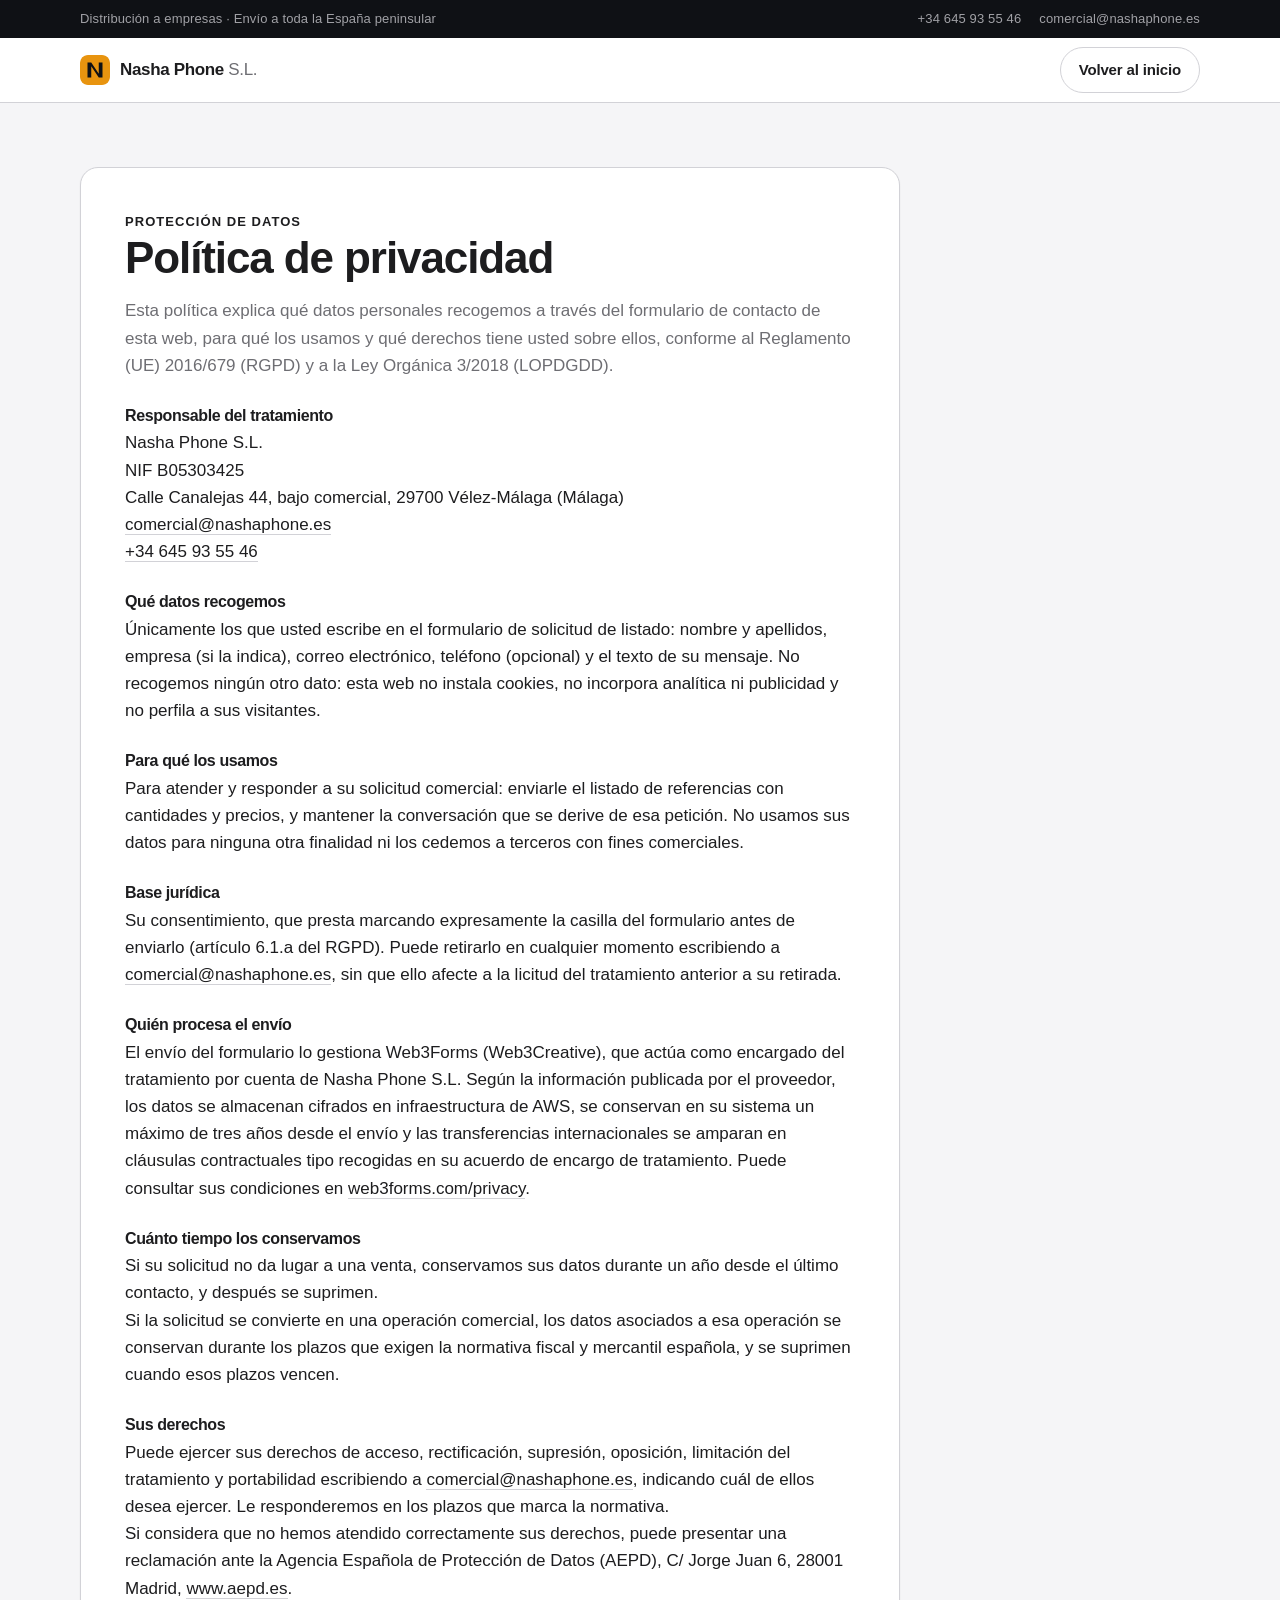
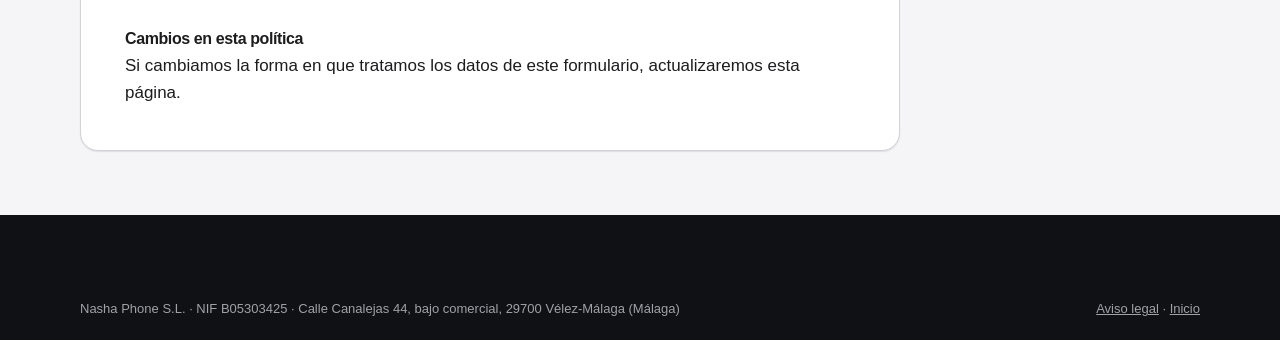
<file: politica-privacidad.html>
<!DOCTYPE html>
<html lang="es">
<head>
<meta charset="utf-8">
<meta name="viewport" content="width=device-width, initial-scale=1">
<title>Política de privacidad — Nasha Phone S.L.</title>
<meta name="description" content="Política de privacidad de Nasha Phone S.L.: qué datos recogemos en el formulario de contacto, para qué, con qué base jurídica y cómo ejercer sus derechos.">
<meta name="theme-color" content="#0F1115">
<link rel="icon" href="favicon.svg" type="image/svg+xml">
<link rel="stylesheet" href="styles.css">
<meta name="robots" content="index, follow">
</head>
<body>

<a class="skip-link" href="#main">Saltar al contenido</a>

<div class="utility">
  <div class="wrap utility__inner">
    <span class="utility__claim">Distribución a empresas · Envío a toda la España peninsular</span>
    <span class="utility__links">
      <a href="tel:+34645935546">+34 645 93 55 46</a>
      <a href="mailto:comercial@nashaphone.es">comercial@nashaphone.es</a>
    </span>
  </div>
</div>

<header class="site-header">
  <div class="wrap site-header__inner">
    <a class="brandmark" href="index.html">
      <svg class="brandmark__glyph" viewBox="0 0 64 64" role="img" aria-label="Nasha Phone">
        <rect width="64" height="64" rx="14" fill="#E8940F"/>
        <path d="M16 48V16h8l16 24V16h8v32h-8L24 24v24z" fill="#0F1115"/>
      </svg>
      <span class="brandmark__text">Nasha Phone <span>S.L.</span></span>
    </a>
    <a class="btn btn--ghost btn--sm" href="index.html">Volver al inicio</a>
  </div>
</header>

<main id="main">
  <section class="band band--surface legal">
    <div class="wrap">
      <div class="legal__card">
        <p class="eyebrow">Protección de datos</p>
        <h1>Política de privacidad</h1>
        <p class="muted">Esta política explica qué datos personales recogemos a través del formulario de contacto de esta web, para qué los usamos y qué derechos tiene usted sobre ellos, conforme al Reglamento (UE) 2016/679 (RGPD) y a la Ley Orgánica 3/2018 (LOPDGDD).</p>

        <h2>Responsable del tratamiento</h2>
        <p>
          Nasha Phone S.L.<br>
          NIF B05303425<br>
          Calle Canalejas 44, bajo comercial, 29700 Vélez-Málaga (Málaga)<br>
          <a href="mailto:comercial@nashaphone.es">comercial@nashaphone.es</a><br>
          <a href="tel:+34645935546">+34 645 93 55 46</a>
        </p>

        <h2>Qué datos recogemos</h2>
        <p>Únicamente los que usted escribe en el formulario de solicitud de listado: nombre y apellidos, empresa (si la indica), correo electrónico, teléfono (opcional) y el texto de su mensaje. No recogemos ningún otro dato: esta web no instala cookies, no incorpora analítica ni publicidad y no perfila a sus visitantes.</p>

        <h2>Para qué los usamos</h2>
        <p>Para atender y responder a su solicitud comercial: enviarle el listado de referencias con cantidades y precios, y mantener la conversación que se derive de esa petición. No usamos sus datos para ninguna otra finalidad ni los cedemos a terceros con fines comerciales.</p>

        <h2>Base jurídica</h2>
        <p>Su consentimiento, que presta marcando expresamente la casilla del formulario antes de enviarlo (artículo 6.1.a del RGPD). Puede retirarlo en cualquier momento escribiendo a <a href="mailto:comercial@nashaphone.es">comercial@nashaphone.es</a>, sin que ello afecte a la licitud del tratamiento anterior a su retirada.</p>

        <h2>Quién procesa el envío</h2>
        <p>El envío del formulario lo gestiona Web3Forms (Web3Creative), que actúa como encargado del tratamiento por cuenta de Nasha Phone S.L. Según la información publicada por el proveedor, los datos se almacenan cifrados en infraestructura de AWS, se conservan en su sistema un máximo de tres años desde el envío y las transferencias internacionales se amparan en cláusulas contractuales tipo recogidas en su acuerdo de encargo de tratamiento. Puede consultar sus condiciones en <a href="https://web3forms.com/privacy" rel="noopener">web3forms.com/privacy</a>.</p>

        <h2>Cuánto tiempo los conservamos</h2>
        <p>Si su solicitud no da lugar a una venta, conservamos sus datos durante un año desde el último contacto, y después se suprimen.</p>
        <p>Si la solicitud se convierte en una operación comercial, los datos asociados a esa operación se conservan durante los plazos que exigen la normativa fiscal y mercantil española, y se suprimen cuando esos plazos vencen.</p>

        <h2>Sus derechos</h2>
        <p>Puede ejercer sus derechos de acceso, rectificación, supresión, oposición, limitación del tratamiento y portabilidad escribiendo a <a href="mailto:comercial@nashaphone.es">comercial@nashaphone.es</a>, indicando cuál de ellos desea ejercer. Le responderemos en los plazos que marca la normativa.</p>
        <p>Si considera que no hemos atendido correctamente sus derechos, puede presentar una reclamación ante la Agencia Española de Protección de Datos (AEPD), C/ Jorge Juan 6, 28001 Madrid, <a href="https://www.aepd.es" rel="noopener">www.aepd.es</a>.</p>

        <h2>Cambios en esta política</h2>
        <p>Si cambiamos la forma en que tratamos los datos de este formulario, actualizaremos esta página.</p>
      </div>
    </div>
  </section>
</main>

<footer class="site-footer">
  <div class="wrap">
    <div class="footer__bottom" style="margin-top:0;border-top:0">
      <span>Nasha Phone S.L. · NIF B05303425 · Calle Canalejas 44, bajo comercial, 29700 Vélez-Málaga (Málaga)</span>
      <span><a href="aviso-legal.html">Aviso legal</a> · <a href="index.html">Inicio</a></span>
    </div>
  </div>
</footer>

</body>
</html>
</file>
<file: styles.css>
/* Nasha Phone S.L. — corporate build. Hand-written, no build step, no
   dependencies, no external requests. Mobile first: base rules target
   390px, media queries scale up. See DESIGN.md. */

:root {
  --white: #FFFFFF;
  --surface: #F5F5F7;
  --ink: #0F1115;
  --text: #1D1D1F;
  --muted: #6E6E73;
  --hairline: #D2D2D7;
  --accent: #E8940F;        /* fills only: 2.42:1 on white, never text */
  --accent-ink: #8A5200;    /* amber as text on light: 6.39:1 */
  --logo-grey: #86868B;
  --on-dark-muted: #A1A1A6;

  --wrap: 1200px;
  --gutter: 20px;
  --band: clamp(48px, 6vw, 88px);
  --radius: 18px;
  --radius-sm: 12px;

  --font: -apple-system, BlinkMacSystemFont, "SF Pro Display", "SF Pro Text",
          "Inter", "Helvetica Neue", Helvetica, Arial, sans-serif;

  --shadow-sm: 0 1px 2px rgba(15,17,21,.06), 0 1px 1px rgba(15,17,21,.04);
  --shadow-md: 0 4px 14px rgba(15,17,21,.08), 0 2px 5px rgba(15,17,21,.05);
  --shadow-lg: 0 18px 44px rgba(15,17,21,.14), 0 6px 16px rgba(15,17,21,.08);
  --ease: cubic-bezier(.22,.61,.36,1);
}

*, *::before, *::after { box-sizing: border-box; }

html { -webkit-text-size-adjust: 100%; scroll-behavior: smooth; scroll-padding-top: 92px; }

body {
  margin: 0;
  background: var(--white);
  color: var(--text);
  font-family: var(--font);
  font-size: 1.0625rem;
  line-height: 1.6;
  -webkit-font-smoothing: antialiased;
}

h1, h2, h3, h4 { margin: 0; font-weight: 700; letter-spacing: -0.025em; line-height: 1.15; }
p { margin: 0; }
ul, ol { margin: 0; padding: 0; list-style: none; }
address { font-style: normal; }
a { color: inherit; }
img, svg { display: block; }

:focus-visible { outline: 3px solid var(--accent); outline-offset: 2px; border-radius: 4px; }

.wrap { width: 100%; max-width: var(--wrap); margin-inline: auto; padding-inline: var(--gutter); }

.skip-link {
  position: absolute; left: -9999px; top: 0; z-index: 200;
  background: var(--ink); color: #fff; padding: 12px 20px; text-decoration: none;
}
.skip-link:focus { left: 0; }

.eyebrow {
  font-size: .8125rem; font-weight: 600; letter-spacing: .08em;
  text-transform: uppercase; color: var(--accent-ink);
}
.eyebrow--on-dark { color: var(--accent); }

.band { padding-block: var(--band); }
.band--surface { background: var(--surface); }
.band--ink { background: var(--ink); color: #fff; }

.band-head { margin-bottom: clamp(28px, 3.5vw, 44px); }
.band-title { font-size: clamp(1.625rem, 3.6vw, 2.5rem); }
.band-head p { color: var(--muted); margin-top: 12px; max-width: 62ch; }

/* ---------- buttons ---------- */

.btn {
  display: inline-flex; align-items: center; justify-content: center; gap: 8px;
  min-height: 48px; padding: 12px 24px; border-radius: 999px;
  font-size: 1rem; font-weight: 600; letter-spacing: -0.01em;
  text-decoration: none; border: 1px solid transparent; cursor: pointer;
  transition: transform 180ms var(--ease), box-shadow 180ms var(--ease),
              background-color 180ms var(--ease), border-color 180ms var(--ease);
}
.btn--accent { background: var(--accent); color: var(--text); box-shadow: var(--shadow-sm); }
.btn--accent:hover { transform: translateY(-2px); box-shadow: var(--shadow-md); }
.btn--ghost { border-color: var(--hairline); color: var(--text); background: var(--white); }
.btn--ghost:hover { border-color: var(--text); transform: translateY(-2px); }
.btn--ghost-dark { border-color: rgba(255,255,255,.28); color: #fff; background: transparent; }
.btn--ghost-dark:hover { border-color: #fff; transform: translateY(-2px); }
.btn--sm { min-height: 44px; padding: 10px 18px; font-size: .9375rem; }

/* ---------- utility bar ---------- */

.utility {
  background: var(--ink); color: var(--on-dark-muted);
  font-size: .8125rem; letter-spacing: .01em;
}
.utility__inner {
  display: flex; align-items: center; justify-content: space-between;
  gap: 16px; min-height: 38px; flex-wrap: wrap;
}
.utility__claim { display: none; }
.utility__links { display: flex; align-items: center; gap: 18px; }
.utility a { color: var(--on-dark-muted); text-decoration: none; padding-block: 8px; }
.utility a:hover { color: #fff; }

/* ---------- header ---------- */

.site-header {
  position: sticky; top: 0; z-index: 60;
  background: var(--white); border-bottom: 1px solid var(--hairline);
  transition: box-shadow 200ms var(--ease), background-color 200ms var(--ease);
}
.site-header.is-scrolled {
  background: rgba(255,255,255,.82);
  backdrop-filter: saturate(180%) blur(18px);
  -webkit-backdrop-filter: saturate(180%) blur(18px);
  box-shadow: var(--shadow-sm);
}
.site-header__inner { display: flex; align-items: center; gap: 12px; min-height: 64px; }

.brandmark { display: flex; align-items: center; gap: 10px; text-decoration: none; margin-right: auto; }
.brandmark__glyph { width: 30px; height: 30px; border-radius: 8px; flex: none; }
.brandmark__text { font-size: 1.0625rem; font-weight: 700; letter-spacing: -0.02em; }
.brandmark__text span { color: var(--muted); font-weight: 500; }

.site-nav { display: none; }
.site-nav ul { display: flex; align-items: center; gap: 26px; }
.site-nav a {
  font-size: .9375rem; font-weight: 500; text-decoration: none; color: var(--text);
  padding-block: 8px; border-bottom: 2px solid transparent;
}
.site-nav a:hover { color: var(--accent-ink); border-bottom-color: var(--accent); }

.nav-toggle {
  width: 44px; height: 44px; display: grid; place-items: center;
  background: transparent; border: 1px solid var(--hairline); border-radius: 10px;
  cursor: pointer; flex: none;
}
.nav-toggle span, .nav-toggle span::before, .nav-toggle span::after {
  content: ""; display: block; width: 17px; height: 2px; background: var(--text); border-radius: 2px;
}
.nav-toggle span { position: relative; }
.nav-toggle span::before { position: absolute; top: -6px; }
.nav-toggle span::after { position: absolute; top: 6px; }
.header-cta { display: none; }

.mobile-nav {
  display: none; border-top: 1px solid var(--hairline); background: var(--white);
  padding: 8px 0 20px;
}
.mobile-nav.is-open { display: block; }
.mobile-nav a {
  display: block; padding: 14px 0; text-decoration: none; font-weight: 500;
  border-bottom: 1px solid var(--hairline);
}
.mobile-nav .btn { width: 100%; margin-top: 18px; }

/* ---------- hero ---------- */

.hero { padding-block: clamp(36px, 5vw, 72px) clamp(44px, 6vw, 84px); overflow: hidden; }
.hero__grid { display: grid; gap: clamp(36px, 5vw, 56px); align-items: center; }
.hero h1 { font-size: clamp(2.25rem, 6.4vw, 4rem); letter-spacing: -0.03em; margin-block: 16px 18px; }
.hero__lead { color: var(--muted); font-size: 1.0625rem; max-width: 54ch; }
.hero__actions { display: flex; flex-wrap: wrap; gap: 12px; margin-top: 28px; }

.hero__points { display: flex; flex-wrap: wrap; gap: 8px; margin-top: 24px; }
.pill {
  display: inline-flex; align-items: center; gap: 7px;
  background: var(--surface); border: 1px solid var(--hairline);
  border-radius: 999px; padding: 7px 14px; font-size: .8125rem; font-weight: 500; color: var(--text);
}
.pill::before { content: ""; width: 6px; height: 6px; border-radius: 50%; background: var(--accent); flex: none; }

/* hero composition: overlapping product cards, built not photographed */

.hero__visual { position: relative; aspect-ratio: 1 / 0.94; max-width: 520px; margin-inline: auto; width: 100%; }
.hero__visual::before {
  content: ""; position: absolute; inset: 8% 4% 12%;
  background: radial-gradient(60% 60% at 50% 40%, rgba(232,148,15,.16), rgba(232,148,15,0) 70%);
  filter: blur(6px);
}

.pcard {
  position: absolute; background: var(--white); border: 1px solid rgba(15,17,21,.07);
  border-radius: var(--radius); box-shadow: var(--shadow-lg);
  padding: 14px; display: flex; flex-direction: column; gap: 10px;
}
/* The three hero photographs have different native ratios (16:9, 1:1 and
   4:3), so `cover` was throwing away a quarter of two of them. `contain`
   shows the whole product, and the art field is set to #FEFEFE — sampled
   from the photographs' own background — so the letterboxing is invisible
   and the product reads as floating on the card. */
.pcard__art {
  background: #FEFEFE; border-radius: var(--radius-sm);
  overflow: hidden; aspect-ratio: 4 / 3;
}
.pcard__art img { width: 100%; height: 100%; object-fit: contain; }
.pcard__foot { display: flex; align-items: center; gap: 8px; }
.pcard__label { font-size: .75rem; font-weight: 600; color: var(--muted); letter-spacing: .01em; }

/* Stacking matters now that the cards carry photographs and a caption: each
   card's label sits bottom-left, so the television card is on top and the
   others are only ever overlapped on their right-hand side, where the
   footer is empty. */
.pcard--phone     { width: 51%; left: 0;    top: 0;     z-index: 3; animation: floatA 7s ease-in-out infinite; }
.pcard--tv        { width: 58%; right: 0;   top: 23%;   z-index: 5; animation: floatB 9s ease-in-out infinite; }
.pcard--appliance { width: 50%; left: 4%;   bottom: 0;  z-index: 4; animation: floatC 8s ease-in-out infinite; }

@keyframes floatA { 0%,100% { transform: rotate(-3deg) translateY(0); } 50% { transform: rotate(-3deg) translateY(-12px); } }
@keyframes floatB { 0%,100% { transform: rotate(2.5deg) translateY(0); } 50% { transform: rotate(2.5deg) translateY(-14px); } }
@keyframes floatC { 0%,100% { transform: rotate(-1.5deg) translateY(0); } 50% { transform: rotate(-1.5deg) translateY(-9px); } }


/* Below 600px the absolute overlap starts hiding the card labels and the
   brand logos, so the composition becomes a 2x2 grid: three cards plus the
   badge. Depth still comes from the shadows, rotation and float. */
@media (max-width: 599px) {
  .hero__visual {
    position: static; aspect-ratio: auto; max-width: 460px;
    display: grid; grid-template-columns: repeat(2, minmax(0, 1fr)); gap: 14px;
  }
  .hero__visual::before { display: none; }
  .pcard { position: static; width: auto; inset: auto; min-width: 0; }
  .pcard--appliance { grid-column: 1 / -1; justify-self: center; width: calc(50% - 7px); }
  }

/* ---------- company identity card ----------
   Reads as a document extract, not a marketing panel: hairline-separated
   rows, uppercase labels, regular-weight values. Existing tokens only;
   amber appears once, as a 18x2 rule in the heading. */

.idcard {
  background: var(--white);
  border: 1px solid var(--hairline);
  border-radius: var(--radius);
  box-shadow: var(--shadow-sm);
  overflow: hidden;
}

.idcard__head {
  display: flex; align-items: center; gap: 10px;
  padding: 14px 20px;
  border-bottom: 1px solid var(--hairline);
  font-size: .75rem; font-weight: 700; letter-spacing: .08em;
  text-transform: uppercase; color: var(--muted);
}
.idcard__head::before {
  content: ""; width: 18px; height: 2px; background: var(--accent); flex: none;
}

.idcard__rows { margin: 0; }

.idcard__row {
  display: grid; gap: 2px;
  padding: 12px 20px;
  border-bottom: 1px solid var(--hairline);
}
.idcard__row dt {
  font-size: .6875rem; font-weight: 600; letter-spacing: .08em;
  text-transform: uppercase; color: var(--muted);
}
.idcard__row dd { margin: 0; font-size: .9375rem; color: var(--text); }

.idcard__foot {
  padding: 12px 20px; background: var(--surface);
  font-size: .8125rem; color: var(--muted);
}

/* Its own band, kept deliberately compact so it does not become a section. */
.idcard-band { padding-block: clamp(32px, 4vw, 56px); }

@media (min-width: 600px) {
  .idcard__row {
    grid-template-columns: 124px 1fr; gap: 16px; align-items: baseline;
  }
}

/* ---------- stats ---------- */

.stats { border-block: 1px solid var(--hairline); background: var(--white); }
.stats__grid { display: grid; grid-template-columns: repeat(2, 1fr); }
.stat { padding: 22px 16px; border-bottom: 1px solid var(--hairline); }
.stat:nth-child(even) { border-left: 1px solid var(--hairline); }
.stat:nth-last-child(-n+2) { border-bottom: 0; }
.stat__figure { font-size: clamp(1.5rem, 3.6vw, 2.25rem); font-weight: 700; letter-spacing: -0.02em; color: var(--accent-ink); }
.stat__label { font-size: .875rem; color: var(--muted); margin-top: 6px; }
.stats__note { text-align: center; color: var(--muted); font-size: .875rem; padding: 18px 0 0; }

/* ---------- brand wall ---------- */

.brand-wall {
  display: grid; grid-template-columns: repeat(2, 1fr);
  gap: 1px; background: var(--hairline);
  border: 1px solid var(--hairline); border-radius: var(--radius); overflow: hidden;
  box-shadow: var(--shadow-sm);
}
.brand-wall__item { background: var(--white); display: grid; place-items: center; min-height: 118px; padding: 14px; }

/* Sizing note: every simple-icons glyph sits in a 24x24 box, but a wordmark
   (SAMSUNG, SONY, SIEMENS) fills only a thin horizontal strip of it while a
   symbol (Apple, Google) fills nearly all of it. One shared height renders
   the wordmarks tiny, so the two kinds are sized separately. */
.brand-logo {
  height: 46px; width: auto; max-width: 100%; fill: var(--logo-grey);
  transition: fill 180ms var(--ease), transform 180ms var(--ease);
}
.brand-logo--wide { height: 82px; }
.brand-wall__item:hover .brand-logo { fill: var(--text); transform: scale(1.06); }
.brand-note { color: var(--muted); font-size: .8125rem; margin-top: 18px; max-width: 78ch; }

/* ---------- categories ---------- */

.cards { display: grid; gap: 18px; }
.card {
  background: var(--white); border: 1px solid var(--hairline); border-radius: var(--radius);
  padding: 22px; box-shadow: var(--shadow-sm); display: flex; flex-direction: column; gap: 14px;
  transition: transform 200ms var(--ease), box-shadow 200ms var(--ease), border-color 200ms var(--ease);
}
.card:hover { transform: translateY(-4px); box-shadow: var(--shadow-lg); border-color: rgba(15,17,21,.12); }
.card__art {
  background: var(--surface); border-radius: var(--radius-sm);
  aspect-ratio: 4 / 3; overflow: hidden;
}
.card__art img { width: 100%; height: 100%; object-fit: cover; }
.card__num { font-size: .8125rem; font-weight: 700; color: var(--accent-ink); letter-spacing: .06em; }
.card h3 { font-size: 1.1875rem; font-weight: 600; }
.card__text { color: var(--muted); font-size: .9375rem; }
.card__rule { height: 1px; background: var(--hairline); margin-top: auto; }
.card__foot { font-size: .8125rem; color: var(--muted); display: flex; align-items: center; gap: 8px; }
.card__foot::before { content: ""; width: 18px; height: 2px; background: var(--accent); flex: none; }

/* ---------- featured offer band ---------- */

.offer { position: relative; overflow: hidden; padding-block: clamp(56px, 8vw, 116px); }
.offer::after {
  content: ""; position: absolute; width: 720px; height: 720px; right: -220px; top: -220px;
  background: radial-gradient(circle, rgba(232,148,15,.30), rgba(232,148,15,0) 62%);
  pointer-events: none;
}
.offer__grid { display: grid; gap: 32px; align-items: center; position: relative; z-index: 1; }
.offer h2 { font-size: clamp(1.75rem, 4.2vw, 3rem); letter-spacing: -0.03em; margin-block: 14px 16px; }
.offer__sub { color: var(--on-dark-muted); max-width: 52ch; }
.offer__actions { display: flex; flex-wrap: wrap; gap: 12px; margin-top: 26px; }

.offer__art { position: relative; display: grid; place-items: center; padding: 8px; }
.offer__frame {
  background: rgba(255,255,255,.06); border: 1px solid rgba(255,255,255,.16);
  border-radius: 24px; padding: 30px 34px 26px; display: grid; gap: 20px; justify-items: center;
  backdrop-filter: blur(6px); -webkit-backdrop-filter: blur(6px); width: 100%; max-width: 400px;
  box-shadow: 0 30px 70px rgba(0,0,0,.45);
}
/* Client-supplied product shot, cut out to real transparency so it sits on
   the dark band and the amber glow rather than on a white slab. */
.offer__photo { width: 100%; max-width: 290px; height: auto; }
.offer__frame .brand-logo { height: 46px; fill: #fff; opacity: .92; }
.offer__frame .brand-logo--wide { height: 84px; }
.offer__tag {
  background: var(--accent); color: var(--text); font-weight: 700; font-size: .8125rem;
  border-radius: 999px; padding: 7px 14px;
}

/* Offer band on phones and tablets, where the grid is stacked rather than
   two columns. Measured on an iPhone 14 Pro profile: the frame was 530px
   tall around a 313px image, so 53% of it was empty and it read as a black
   box rather than a product panel. The image now fills the frame and the
   chrome around it is tightened. Scoped below 900px, so the approved
   desktop rendering is untouched. */
@media (max-width: 899px) {
  .offer { padding-block: clamp(40px, 9vw, 72px); }
  .offer__grid { gap: 24px; }
  .offer__actions { margin-top: 20px; }
  .offer__frame {
    max-width: 360px; padding: 16px 16px 14px; gap: 10px; border-radius: 20px;
  }
  .offer__photo { max-width: 100%; }
  .offer__frame .brand-logo--wide { height: 52px; }
  .offer__tag { padding: 6px 13px; }

  /* Touch targets. Measured on the iPhone profile, these links were 15-20px
     tall against the 44px iOS minimum, and they are the primary contact
     affordances: the phone number and the address. Desktop keeps its
     tighter rhythm because it is a pointer, not a thumb. */
  .utility a { padding-block: 12px; }
  .footer ul a, .footer__bottom a { display: inline-block; padding-block: 11px; }
  .footer ul { gap: 2px; }
  .contact__value a {
    display: inline-block; padding-block: 10px;
    border-bottom: 0; text-decoration: underline; text-underline-offset: 5px;
  }
}

/* ---------- conditions panel ---------- */

.panel {
  background: var(--white); border: 1px solid var(--hairline); border-radius: var(--radius);
  box-shadow: var(--shadow-sm); overflow: hidden;
  display: grid; grid-template-columns: 1fr;
}
.cell { padding: 24px 22px; border-bottom: 1px solid var(--hairline); }
.cell:last-child { border-bottom: 0; }
.cell__num { font-size: .8125rem; font-weight: 700; color: var(--accent-ink); letter-spacing: .06em; }
.cell h3 { font-size: 1.125rem; font-weight: 600; margin-block: 8px 6px; }
.cell p { color: var(--muted); font-size: .9375rem; }

/* ---------- process ---------- */

.steps { display: grid; gap: 20px; counter-reset: step; }
.step {
  position: relative; background: var(--surface); border-radius: var(--radius);
  padding: 24px 22px; border: 1px solid var(--hairline);
}
.step__num {
  width: 42px; height: 42px; border-radius: 50%; background: var(--accent); color: var(--text);
  display: grid; place-items: center; font-weight: 700; font-size: 1rem; margin-bottom: 14px;
  box-shadow: var(--shadow-sm);
}
.step h3 { font-size: 1.0625rem; font-weight: 600; margin-bottom: 6px; }
.step p { color: var(--muted); font-size: .9375rem; }

/* ---------- contact ---------- */

.contact__grid { display: grid; gap: 28px; align-items: start; }
.contact__list { display: grid; gap: 18px; margin-top: 24px; }
.contact__row { display: grid; gap: 3px; }
.contact__key { font-size: .75rem; font-weight: 700; letter-spacing: .08em; text-transform: uppercase; color: var(--muted); }
.contact__value { font-size: 1.0625rem; font-weight: 500; }
.contact__value a { text-decoration: none; border-bottom: 1px solid var(--hairline); }
.contact__value a:hover { border-bottom-color: var(--text); }
.contact__legal { margin-top: 22px; padding-top: 18px; border-top: 1px solid var(--hairline); color: var(--muted); font-size: .875rem; }

.enquiry {
  background: var(--white); border: 1px solid var(--hairline); border-radius: var(--radius);
  box-shadow: var(--shadow-md); padding: 24px;
}
.enquiry h3 { font-size: 1.125rem; font-weight: 600; margin-bottom: 4px; }
.enquiry__hint { color: var(--muted); font-size: .875rem; margin-bottom: 18px; }
.field { display: grid; gap: 6px; margin-bottom: 14px; }
.field label { font-size: .8125rem; font-weight: 600; color: var(--text); }
.field input, .field textarea {
  font: inherit; font-size: 1rem; color: var(--text); background: var(--white);
  border: 1px solid var(--hairline); border-radius: var(--radius-sm);
  padding: 12px 14px; min-height: 48px; width: 100%;
}
.field textarea { min-height: 108px; resize: vertical; }
.field input:focus, .field textarea:focus { border-color: var(--accent); outline: none; box-shadow: 0 0 0 3px rgba(232,148,15,.28); }
.enquiry .btn { width: 100%; }
.enquiry .btn[disabled] { opacity: .55; cursor: progress; }
.enquiry__note { color: var(--muted); font-size: .75rem; margin-top: 12px; }
.enquiry__note a { color: var(--accent-ink); }

.req { color: var(--accent-ink); }
.field__opt { color: var(--muted); font-weight: 400; }

/* Honeypot: never shown, never focusable, never announced. */
.hp {
  position: absolute; width: 1px; height: 1px; padding: 0; margin: -1px;
  overflow: hidden; clip-path: inset(50%); white-space: nowrap; border: 0;
}

.field__error { color: #B3261E; font-size: .8125rem; margin-top: 2px; }
.field input[aria-invalid="true"], .field textarea[aria-invalid="true"] { border-color: #B3261E; }
.field input[aria-invalid="true"]:focus, .field textarea[aria-invalid="true"]:focus {
  box-shadow: 0 0 0 3px rgba(179,38,30,.22);
}

.consent { display: grid; grid-template-columns: auto 1fr; gap: 10px; align-items: start; margin-bottom: 6px; }
.consent input {
  width: 22px; height: 22px; margin: 1px 0 0; accent-color: var(--accent); flex: none;
}
.consent label { font-size: .8125rem; color: var(--muted); line-height: 1.5; }
.consent label a { color: var(--accent-ink); }
.consent input[aria-invalid="true"] { outline: 2px solid #B3261E; outline-offset: 2px; }

.form-status {
  margin-top: 12px; padding: 12px 14px; border-radius: var(--radius-sm);
  font-size: .875rem; border: 1px solid var(--hairline); background: var(--surface);
}
.form-status--ok { background: #EAF5EC; border-color: #B7DCC0; color: #17492A; }
.form-status--error { background: #FDECEA; border-color: #F2B8B2; color: #8A1F17; }
.form-status a { color: inherit; font-weight: 600; }

/* ---------- footer ---------- */

.site-footer { background: var(--ink); color: var(--on-dark-muted); padding-block: clamp(40px, 5vw, 64px) 0; }
.footer__grid { display: grid; gap: 32px; }
.footer h4 { color: #fff; font-size: .8125rem; letter-spacing: .08em; text-transform: uppercase; margin-bottom: 14px; font-weight: 700; }
.footer ul { display: grid; gap: 10px; }
.footer a { color: var(--on-dark-muted); text-decoration: none; }
.footer a:hover { color: #fff; }
.footer__about { max-width: 34ch; font-size: .9375rem; }
.footer .brandmark__text { color: #fff; }
.footer .brandmark__text span { color: var(--on-dark-muted); }
.footer__bottom {
  margin-top: clamp(32px, 4vw, 48px); border-top: 1px solid rgba(255,255,255,.12);
  padding-block: 20px; display: flex; flex-wrap: wrap; gap: 10px 20px;
  justify-content: space-between; font-size: .8125rem;
}

/* ---------- legal page ---------- */

.legal { padding-block: clamp(40px, 5vw, 72px); }
.legal__card {
  background: var(--white); border: 1px solid var(--hairline); border-radius: var(--radius);
  box-shadow: var(--shadow-sm); padding: clamp(24px, 4vw, 44px); max-width: 820px;
}
.legal h1 { font-size: clamp(1.75rem, 4vw, 2.75rem); margin-bottom: 14px; }
.legal h2 { font-size: 1rem; font-weight: 700; margin-top: 28px; margin-bottom: 4px; }
.legal p, .legal address { color: var(--text); }
.legal .muted { color: var(--muted); }
.legal a { text-decoration: none; border-bottom: 1px solid var(--hairline); }

/* ---------- reveal motion ---------- */

.js .reveal { opacity: 0; transform: translateY(16px); }
.js .reveal.is-visible {
  opacity: 1; transform: none;
  transition: opacity 640ms var(--ease), transform 640ms var(--ease);
  transition-delay: var(--delay, 0ms);
}

/* ---------- breakpoints ---------- */

@media (min-width: 600px) {
  :root { --gutter: 28px; }
  .stats__grid { grid-template-columns: repeat(4, 1fr); }
  .stat { border-bottom: 0; border-left: 1px solid var(--hairline); }
  .stat:first-child { border-left: 0; }
  .stat:nth-child(even) { border-left: 1px solid var(--hairline); }
  .brand-wall { grid-template-columns: repeat(4, 1fr); }
  .cards { grid-template-columns: repeat(2, 1fr); }
  .steps { grid-template-columns: repeat(3, 1fr); }
  .utility__claim { display: block; }
}

@media (min-width: 900px) {
  :root { --gutter: 40px; }
  body { font-size: 1.0625rem; }
  .site-nav { display: block; }
  .nav-toggle { display: none; }
  .header-cta { display: inline-flex; margin-left: 22px; }
  .mobile-nav { display: none !important; }
  .hero__grid { grid-template-columns: 1.02fr .98fr; }
  .hero__lead { font-size: 1.1875rem; }
  .offer__grid { grid-template-columns: 1.15fr .85fr; gap: 48px; }
  .panel { grid-template-columns: repeat(2, 1fr); }
  .cell { border-bottom: 1px solid var(--hairline); border-right: 1px solid var(--hairline); }
  .cell:nth-child(even) { border-right: 0; }
  .cell:nth-last-child(-n+2) { border-bottom: 0; }
  .contact__grid { grid-template-columns: 1fr 1fr; gap: 48px; }
  .footer__grid { grid-template-columns: 1.4fr .8fr .9fr .9fr; }
}

@media (min-width: 1100px) {
  .brand-wall { grid-template-columns: repeat(6, 1fr); }
  .cards { grid-template-columns: repeat(4, 1fr); }
}

@media (prefers-reduced-motion: reduce) {
  html { scroll-behavior: auto; }
  .js .reveal, .js .reveal.is-visible { opacity: 1; transform: none; transition: none; }
  .pcard--phone, .pcard--tv, .pcard--appliance { animation: none; }
  .btn, .card, .brand-logo { transition: none; }
  .btn:hover, .card:hover { transform: none; }
}
</file>
